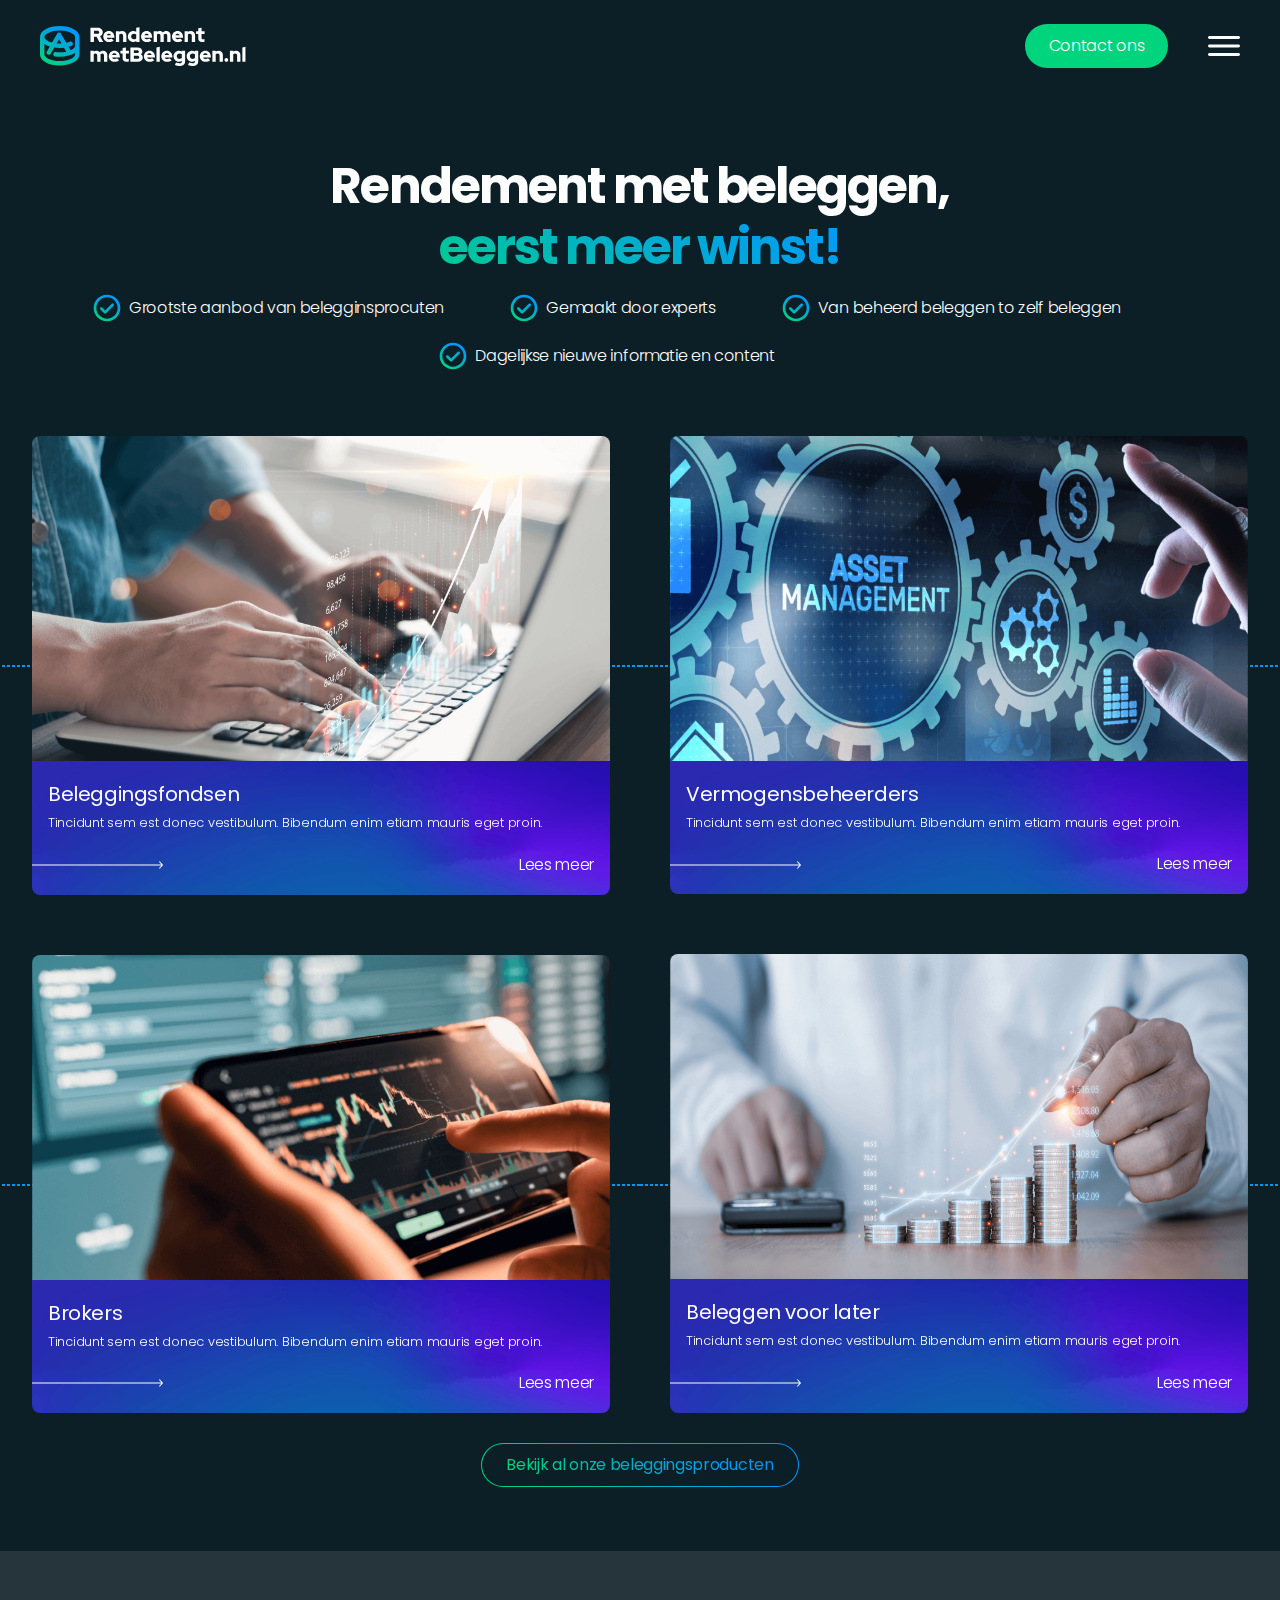
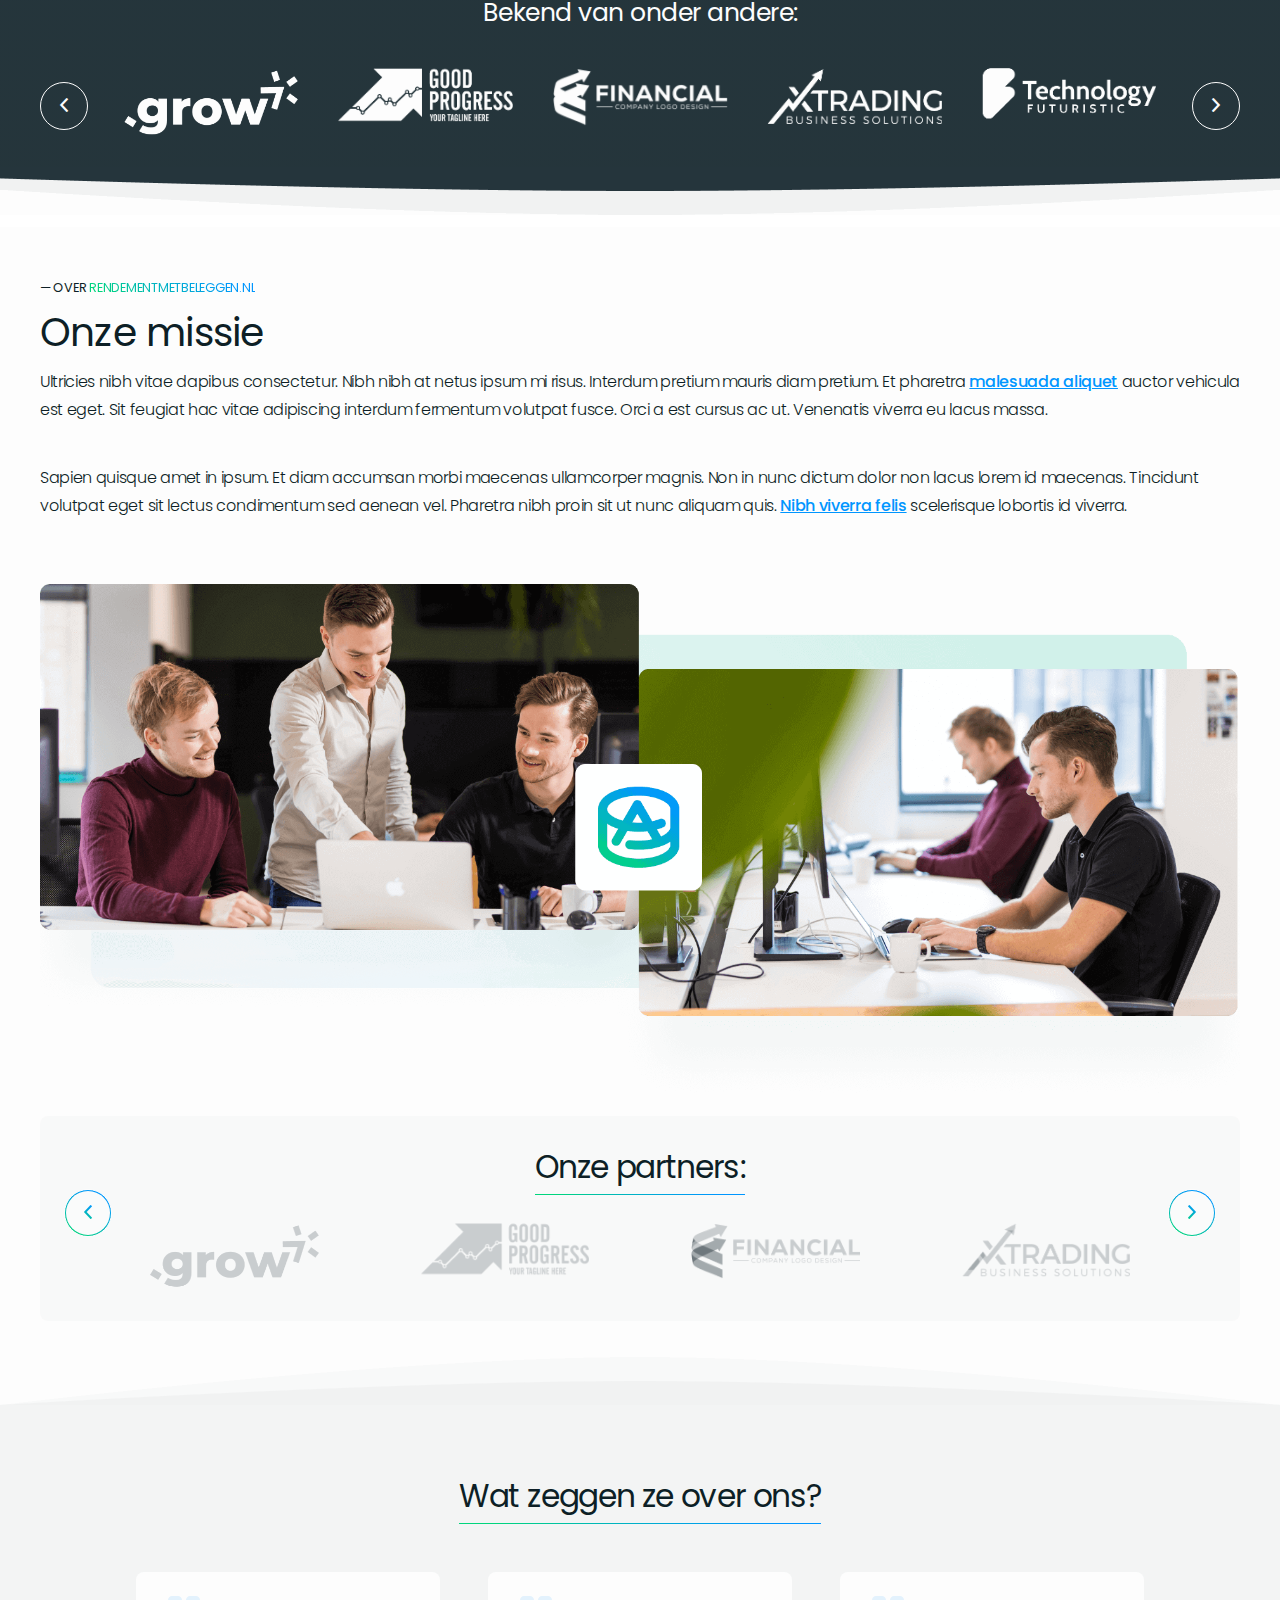
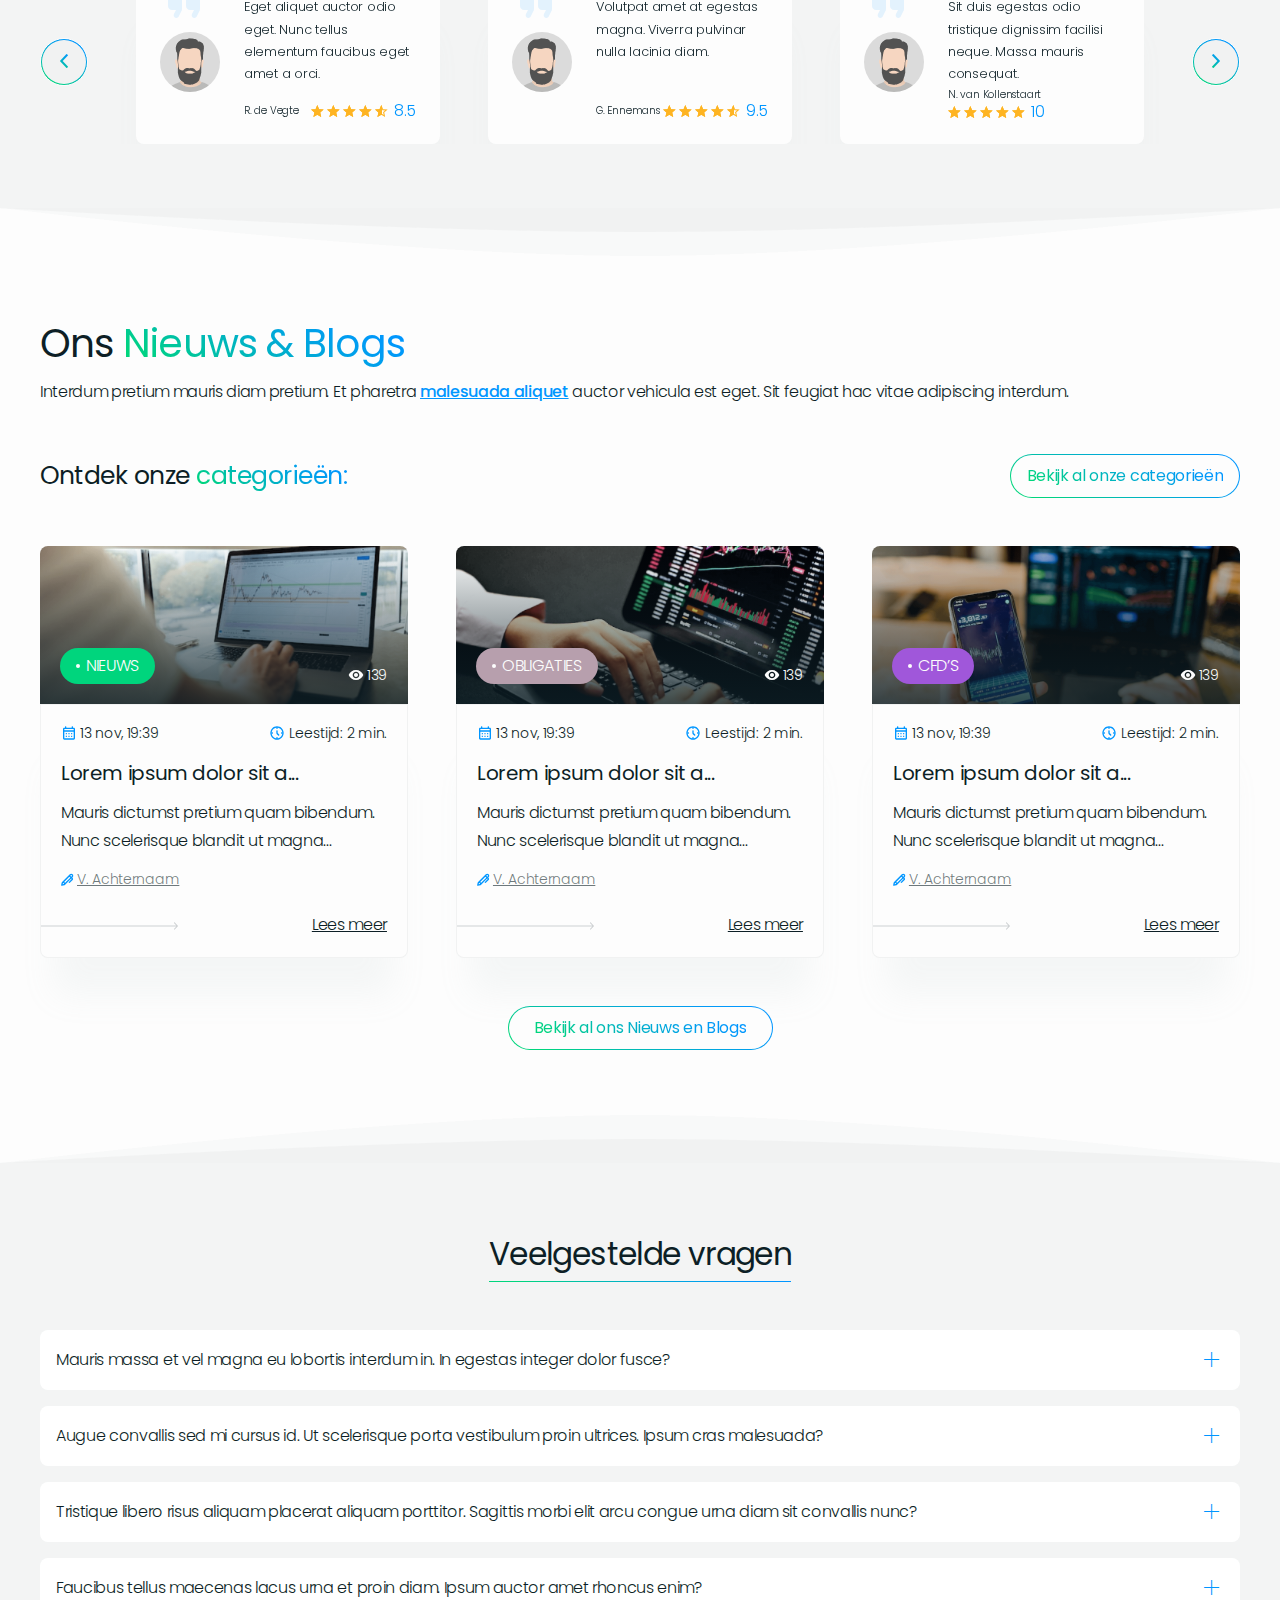
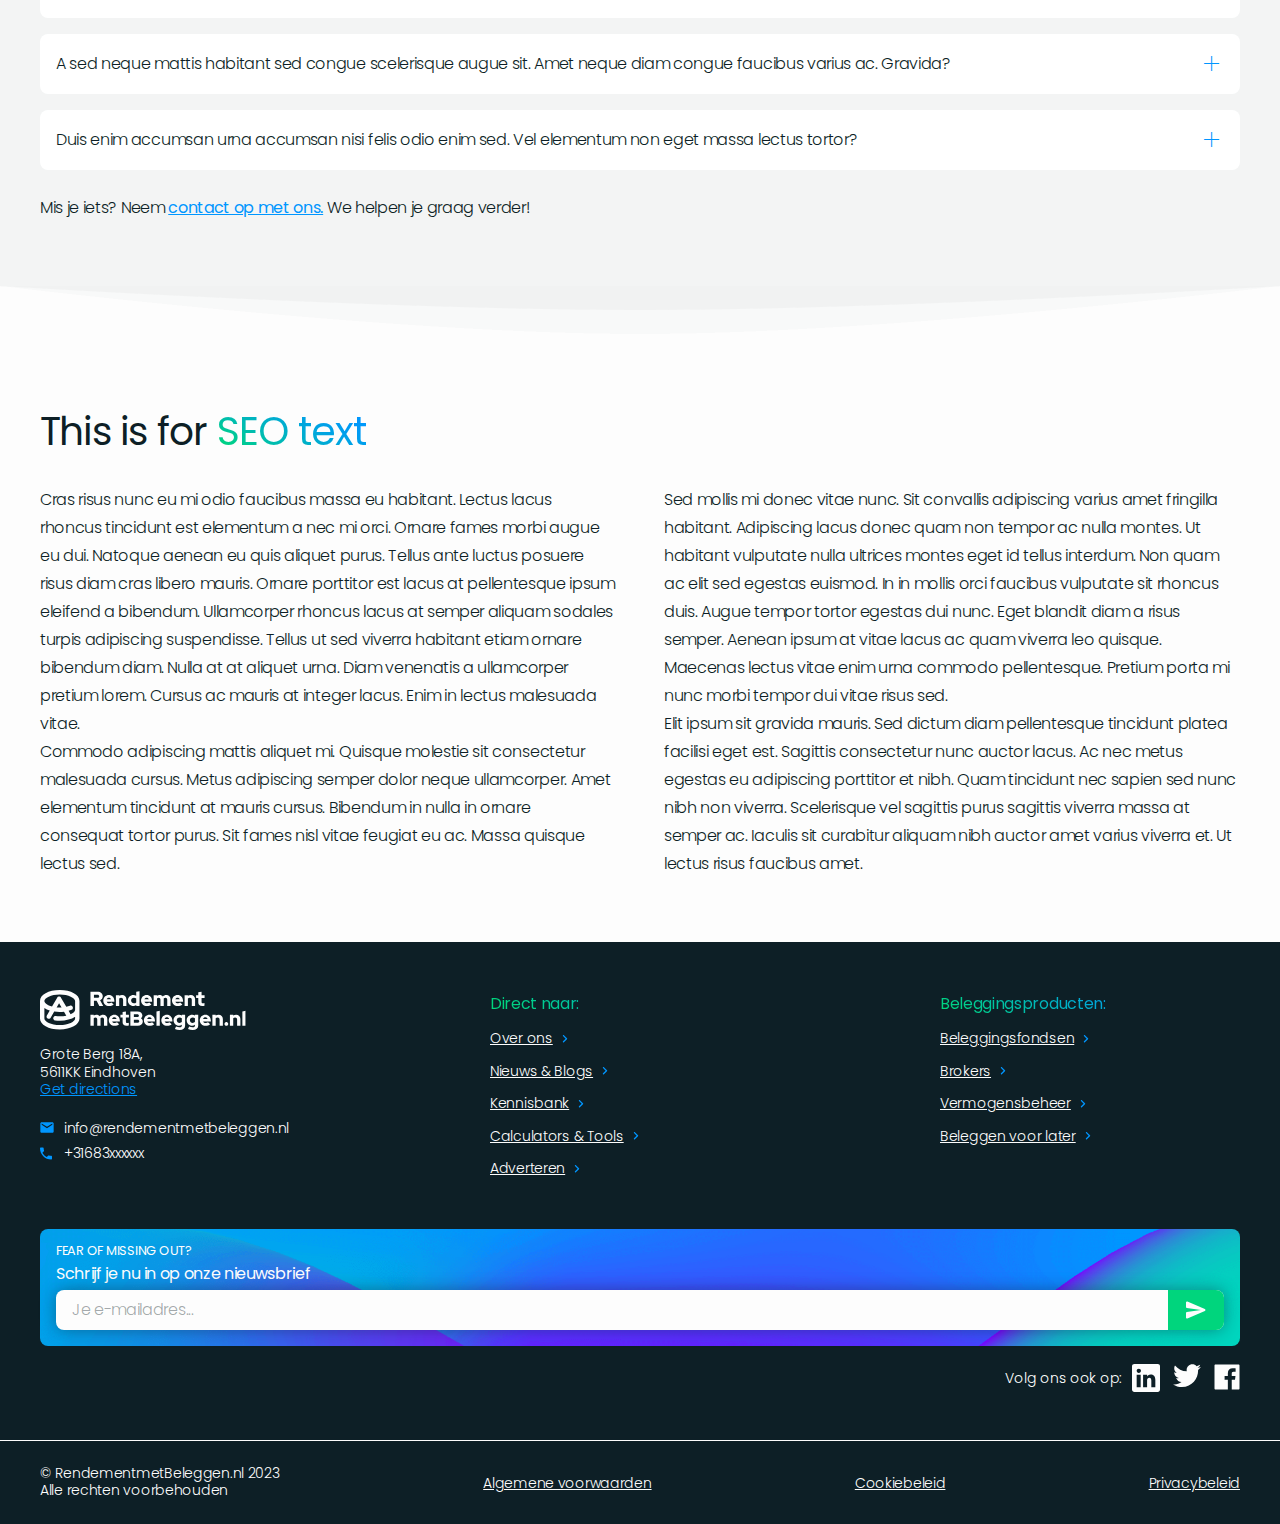
<file: index.html>
<!DOCTYPE HTML>
<html lang="">
<head>
	<meta http-equiv="Content-Type" content="text/html; charset=utf-8"/>
   	<title>Rendementmetbeleggen | Home</title>
	<meta name="viewport" content="width=device-width, initial-scale=1, maximum-scale=1, user-scalable=0"/>
    <link href="https://fonts.googleapis.com/css2?family=Poppins:wght@300;400;500;600;700&display=swap" rel="stylesheet">
    <link rel="stylesheet" href="assets/css/font-awesome.css">
    <link rel="stylesheet" href="assets/css/ionicons.min.css">
    <link type="text/css" href="assets/css/owl.carousel.css" rel="stylesheet"/>
    <link type="text/css" href="style.css" rel="stylesheet"/>
    <link type="text/css" href="assets/css/responsive.css" rel="stylesheet"/>
</head>
<body>
	<div id="wrapper"><!--strat wrapper-->
        <div class="header_container">
        	<div class="mobile_menu">
            	<div class="mobile_menu_height">
                    <div class="logo"><img src="assets/images/logo_dark.svg" alt="" /></div>
                    <button type="button" class="menu_close"><i class="fa ion-android-close"></i></button>
                    <div id="menu_holder" class="tab_menu">
                        
                        <div class="newsletter_box">
                            <div class="newsletter_search">
                                <span> Fear Of Missing Out?</span>
                                <h6>Schrijf je nu in op onze nieuwsbrief</h6>
                                <div class="search_box">
                                    <input class="search_control" type="text" placeholder="Je e-mailadres...">
                                    <button type="button" class="submit_btn"><img src="assets/images/submit_iocn.svg" alt=""> </button>
                                </div>
                            </div>

                            <div class="social_box d-flex align-center">
                                <span> Volg ons ook op:</span>

                                <ul>
                                    <li><a href="#"> <img src="assets/images/linkind_black.svg" alt=""> </a></li>
                                    <li><a href="#"> <img src="assets/images/twitter_black.svg" alt=""> </a></li>
                                    <li><a href="#"> <img src="assets/images/facebook_black.svg" alt=""> </a></li>
                                </ul>
                            </div>
                        </div>

                    </div>
                    <div class="header_button">
                        <a href="#" class="contact_btn">Contact ons</a>
                    </div>
                </div>
            </div>

            <header class="header_area">
                <div class="header center-content">
                	<div class="header_menu_box flex-nowrap align-center">
                    	<div class="logo">
                            <a href="index.html" class="general_logo"><img src="assets/images/logo.svg" alt="" /></a>
                            <a href="index.html" class="hover_logo"><img src="assets/images/logo_dark.svg" alt="" /></a>
                        </div>


                        <ul id="menu">
                        	<li class="current-page-item"><a href="#">Over ons</a></li>
                            <li class="menu-item-has-children"><a href="#">Beleggingsproducten</a>
                                <ul class="single_menu">
                                    <li><a href="#">Beleggingsfondsen</a></li>
                                    <li><a href="#">Brokers</a></li>
                                    <li><a href="#">Vermogensbeheerders</a></li>
                                    <li><a href="#">Beleggen voor later</a></li>
                                </ul>
                            </li>
                            <li><a href="#">Calculators & Tools</a></li>       
                            <li class="menu-item-has-children megamenu_parent">
                                <a href="#">Kennisbank</a>
                                    <ul class="megamenu_item">
                                        <li> 
                                            <div class="mega_menu_box d-flex">
                                               <div class="mega_menu_left">
                                                    <h5> Al het laatste nieuws en blogartikelen op één plek</h5>
                                                    <p> 
                                                    Massa sed pretium ipsum orci commodo tellus. Nisl ut congue sed feugiat massa dignissim ut vulputate pretium. Odio ut semper massa nec vestibulum. Integer dolor nulla quis sit sed ornare.</p>
                                                    <p>In vitae massa porttitor scelerisque purus ultrices quis. Eget imperdiet vitae hendrerit vel nullam nunc. Imperdiet dictum porttitor in ut consectetur hendrerit vel risus et.</p>

                                                    <div class="blog_catagory_list">
                                                        <h5>Ontdek onze thema's:</h5>
                                                        <div class="categories_list ddscover_themes">
                                                            <ul>
                                                                <li class="ddscover_item1" ><span> <img src="assets/images/dscover_icon1.svg" alt="">LOREM IPSUM DOLOR</span></li>
                                                                <li class="ddscover_item2"><span> <img src="assets/images/dscover_icon2.svg" alt="">LOREM IPSUM DOLOR</span></li>
                                                                <li class="ddscover_item3"><span> <img src="assets/images/dscover_icon3.svg" alt="">LOREM IPSUM DOLOR</span></li>
                                                                <li class="ddscover_item4"><span> <img src="assets/images/dscover_icon4.svg" alt="">LOREM IPSUM DOLOR</span></li>
                                                                <li class="ddscover_item5"><span> <img src="assets/images/dscover_icon5.svg" alt="">LOREM IPSUM DOLOR</span></li>
                                                                
                                                            </ul>
                                                        </div>
                                                    </div>
                                                    <a href="#" class="menu_all_view"> Bekijk al onze categorieën</a>
                                               </div> 
                                               <div class="megamenu_blog">
                                                   <div class="megamenu_blog_title d-flex flex-space-between">
                                                       <h4> Ons laatste nieuws en blogartikelen</h4>
                                                       <a href="#"> Lees al onze artikelen</a>
                                                   </div>
                                                   <div class="our_news_wrap ddscover_blogs d-flex flex-wrap">
                                                        <div class="our_news_item">
                                                            <div class="our_news_bg">
                                                                <div class="our_news_photo">
                                                                    <img src="assets/images/megamenu1.png" alt="">
                                                                    <span class="label_item"><img src="assets/images/dscover_icon1.svg" alt=""> LOREM IPSUM DOLOR</span>
                                                                    <small class="count">139</small>
                                                                </div>

                                                                <div class="our_news_info">
                                                                    <div class="date_item_box">
                                                                        <span class="date_item">13 nov, 19:39 </span>
                                                                        <span class="time_item">Leestijd: 2 min.</span>
                                                                    </div>
                                                                    <h4> <a href="#">Lorem ipsum dolor sit amet consectetur a...</a></h4>
                                                                    <p> Mauris dictumst pretium quam bibendum. Nunc scelerisque blandit ut magna sit sollicitudin. Donec dictum...</p>
                                                                    <div class="surname">
                                                                        <a href="#">V. Achternaam</a>
                                                                    </div>
                                                                    <div class="news_less_btn">
                                                                        <a href="#">Lees meer</a>
                                                                    </div>
                                                                </div>
                                                            </div>
                                                        </div>

                                                        <div class="our_news_item">
                                                            <div class="our_news_bg">
                                                                <div class="our_news_photo">
                                                                    <img src="assets/images/megamenu5.png" alt="">
                                                                    <span class="label_item"><img src="assets/images/dscover_icon2.svg" alt=""> LOREM IPSUM DOLOR</span>
                                                                    <small class="count">139</small>
                                                                </div>

                                                                <div class="our_news_info">
                                                                    <div class="date_item_box">
                                                                        <span class="date_item">13 nov, 19:39 </span>
                                                                        <span class="time_item">Leestijd: 2 min.</span>
                                                                    </div>
                                                                    <h4> <a href="#">Lorem ipsum dolor sit amet consectetur a...</a></h4>
                                                                    <p> Mauris dictumst pretium quam bibendum. Nunc scelerisque blandit ut magna sit sollicitudin. Donec dictum...</p>
                                                                    <div class="surname">
                                                                        <a href="#">V. Achternaam</a>
                                                                    </div>
                                                                    <div class="news_less_btn">
                                                                        <a href="#">Lees meer</a>
                                                                    </div>
                                                                </div>
                                                            </div>
                                                        </div>

                                                        <div class="our_news_item  our_news_item3">
                                                            <div class="our_news_bg">
                                                                <div class="our_news_photo">
                                                                    <img src="assets/images/megamenu6.png" alt="">
                                                                    <span class="label_item"><img src="assets/images/dscover_icon3.svg" alt=""> LOREM IPSUM DOLOR</span>
                                                                    <small class="count">139</small>
                                                                </div>

                                                                <div class="our_news_info">
                                                                    <div class="date_item_box">
                                                                        <span class="date_item">13 nov, 19:39 </span>
                                                                        <span class="time_item">Leestijd: 2 min.</span>
                                                                    </div>
                                                                    <h4> <a href="#">Lorem ipsum dolor sit amet consectetur a...</a></h4>
                                                                    <p>Mauris dictumst pretium quam bibendum. Nunc scelerisque blandit ut magna sit sollicitudin. Donec dictum...</p>
                                                                    <div class="surname">
                                                                        <a href="#">V. Achternaam</a>
                                                                    </div>
                                                                    <div class="news_less_btn">
                                                                        <a href="#">Lees meer</a>
                                                                    </div>
                                                                </div>
                                                            </div>
                                                        </div>

                                                        <div class="our_news_item our_news_item4">
                                                            <div class="our_news_bg">
                                                                <div class="our_news_photo">
                                                                    <img src="assets/images/megamenu7.png" alt="">
                                                                    <span class="label_item"><img src="assets/images/dscover_icon4.svg" alt=""> LOREM IPSUM DOLOR</span>
                                                                    <small class="count">139</small>
                                                                </div>

                                                                <div class="our_news_info">
                                                                    <div class="date_item_box">
                                                                        <span class="date_item">13 nov, 19:39 </span>
                                                                        <span class="time_item">Leestijd: 2 min.</span>
                                                                    </div>
                                                                    <h4> <a href="#">Lorem ipsum dolor sit amet consectetur a...</a></h4>
                                                                    <p> Mauris dictumst pretium quam bibendum. Nunc scelerisque blandit ut magna sit sollicitudin. Donec dictum...</p>
                                                                    <div class="surname">
                                                                        <a href="#">V. Achternaam</a>
                                                                    </div>
                                                                    <div class="news_less_btn">
                                                                        <a href="#">Lees meer</a>
                                                                    </div>
                                                                </div>
                                                            </div>
                                                        </div>
                                                    </div>
                                                </div>
                                            </div>
                                            
                                        </li>
                                    </ul>
                            </li> 

                            <li class="menu-item-has-children megamenu_parent">
                                <a href="#">Nieuws</a>
                                <ul class="megamenu_item">
                                        <li> 
                                            <div class="mega_menu_box d-flex">
                                               <div class="mega_menu_left">
                                                    <h5> Al het laatste nieuws en blogartikelen op één plek</h5>
                                                    <p> 
                                                    Massa sed pretium ipsum orci commodo tellus. Nisl ut congue sed feugiat massa dignissim ut vulputate pretium. Odio ut semper massa nec vestibulum. Integer dolor nulla quis sit sed ornare.</p>
                                                    <p>In vitae massa porttitor scelerisque purus ultrices quis. Eget imperdiet vitae hendrerit vel nullam nunc. Imperdiet dictum porttitor in ut consectetur hendrerit vel risus et.</p>

                                                    <div class="blog_catagory_list">
                                                        <h5>Ontdek onze categorieën:</h5>
                                                        <div class="categories_list">
                                                            <ul>
                                                                <li class="megha_list1"><span>NIEUWS</span></li>
                                                                <li class="megha_list2"><span style="background:#0096FF">Aandelen</span></li>
                                                                <li class="megha_list3"><span style="background:#9DA4A7">Algemeen</span></li>
                                                                <li class="megha_list4"><span style="background:#16BF3B">beleggingsfondsen</span></li>
                                                                <li class="megha_list5"><span style="background:#A057DA">cfd’s</span></li>
                                                                <li class="megha_list6"><span  style="background:#360568">cryptocurrency</span></li>
                                                                <li class="megha_list7"><span  style="background:#FFC145">ETF’S (TRACKERS)</span></li>
                                                                <li class="megha_list8"><span  style="background:#FF6B6C">FOREX</span></li>
                                                                <li class="megha_list9"><span  style="background:#1E3231">GRONDSTOFFEN</span></li>
                                                                <li class="megha_list10" ><span style="background:#B79FAD">obligaties</span></li>
                                                            </ul>
                                                        </div>
                                                    </div>
                                                    <a href="#" class="menu_all_view"> Bekijk al onze categorieën</a>
                                               </div> 
                                               <div class="megamenu_blog">
                                                   <div class="megamenu_blog_title d-flex flex-space-between">
                                                       <h4> Ons laatste nieuws en blogartikelen</h4>
                                                       <a href="#"> Lees al onze artikelen</a>
                                                   </div>
                                                   <div class="our_news_wrap d-flex flex-wrap">
                                                        <div class="our_news_item">
                                                            <div class="our_news_bg">
                                                                <div class="our_news_photo">
                                                                    <img src="assets/images/megamenu1.png" alt="">
                                                                    <span class="label_item"> <a href="javascript:void(#)">NIEUWS</a> </span>
                                                                    <small class="count">139</small>
                                                                </div>

                                                                <div class="our_news_info">
                                                                    <div class="date_item_box">
                                                                        <span class="date_item">13 nov, 19:39 </span>
                                                                        <span class="time_item">Leestijd: 2 min.</span>
                                                                    </div>
                                                                    <h4> <a href="#">Lorem ipsum dolor sit amet consectetur a...</a></h4>
                                                                    <p> Mauris dictumst pretium quam bibendum. Nunc scelerisque blandit ut magna sit sollicitudin. Donec dictum...</p>
                                                                    <div class="surname">
                                                                        <a href="#">V. Achternaam</a>
                                                                    </div>
                                                                    <div class="news_less_btn">
                                                                        <a href="#">Lees meer</a>
                                                                    </div>
                                                                </div>
                                                            </div>
                                                        </div>

                                                        <div class="our_news_item">
                                                            <div class="our_news_bg">
                                                                <div class="our_news_photo">
                                                                    <img src="assets/images/megamenu2.png" alt="">
                                                                    <span class="label_item" style="background:#B79FAD">
                                                                        <a href="javascript:void(0)">obligaties </a>
                                                                    </span>
                                                                    <small class="count">139</small>
                                                                </div>

                                                                <div class="our_news_info">
                                                                    <div class="date_item_box">
                                                                        <span class="date_item">13 nov, 19:39 </span>
                                                                        <span class="time_item">Leestijd: 2 min.</span>
                                                                    </div>
                                                                    <h4> <a href="#">Lorem ipsum dolor sit amet consectetur a...</a></h4>
                                                                    <p> Mauris dictumst pretium quam bibendum. Nunc scelerisque blandit ut magna sit sollicitudin. Donec dictum...</p>
                                                                    <div class="surname">
                                                                        <a href="#">V. Achternaam</a>
                                                                    </div>
                                                                    <div class="news_less_btn">
                                                                        <a href="#">Lees meer</a>
                                                                    </div>
                                                                </div>
                                                            </div>
                                                        </div>

                                                        <div class="our_news_item  our_news_item3">
                                                            <div class="our_news_bg">
                                                                <div class="our_news_photo">
                                                                    <img src="assets/images/megamenu3.png" alt="">
                                                                    <span class="label_item" style="background:#A057DA"> <a href="javascript:void(0)">cfd’s</a> </span>
                                                                    <small class="count">139</small>
                                                                </div>

                                                                <div class="our_news_info">
                                                                    <div class="date_item_box">
                                                                        <span class="date_item">13 nov, 19:39 </span>
                                                                        <span class="time_item">Leestijd: 2 min.</span>
                                                                    </div>
                                                                    <h4> <a href="#">Lorem ipsum dolor sit amet consectetur a...</a></h4>
                                                                    <p>Mauris dictumst pretium quam bibendum. Nunc scelerisque blandit ut magna sit sollicitudin. Donec dictum...</p>
                                                                    <div class="surname">
                                                                        <a href="#">V. Achternaam</a>
                                                                    </div>
                                                                    <div class="news_less_btn">
                                                                        <a href="#">Lees meer</a>
                                                                    </div>
                                                                </div>
                                                            </div>
                                                        </div>

                                                        <div class="our_news_item our_news_item4">
                                                            <div class="our_news_bg">
                                                                <div class="our_news_photo">
                                                                    <img src="assets/images/megamenu4.png" alt="">
                                                                    <span class="label_item" style="background:#9DA4A7">
                                                                        <a href="javascript:void(0)">Algemeen </a></span>
                                                                    <small class="count">139</small>
                                                                </div>

                                                                <div class="our_news_info">
                                                                    <div class="date_item_box">
                                                                        <span class="date_item">13 nov, 19:39 </span>
                                                                        <span class="time_item">Leestijd: 2 min.</span>
                                                                    </div>
                                                                    <h4> <a href="#">Lorem ipsum dolor sit amet consectetur a...</a></h4>
                                                                    <p> Mauris dictumst pretium quam bibendum. Nunc scelerisque blandit ut magna sit sollicitudin. Donec dictum...</p>
                                                                    <div class="surname">
                                                                        <a href="#">V. Achternaam</a>
                                                                    </div>
                                                                    <div class="news_less_btn">
                                                                        <a href="#">Lees meer</a>
                                                                    </div>
                                                                </div>
                                                            </div>
                                                        </div>
                                                    </div>
                                                </div>
                                            </div>
                                            
                                        </li>
                                    </ul>
                            </li>   
                            <li><a href="#">Adverteren</a></li> 
                        </ul>


                    </div>
                    <div class="header_right">
                        <div class="header_button flex-nowrap">
                            <a href="#" class="contact_btn">Contact ons</a>
                        </div>
                     
                        <div class="menu_bar">
                            <div class="genter_menu">
                               <img src="assets/images/pajamas_hamburger.svg" alt="">       
                            </div>
                            <div class="hover_menu">
                               <img src="assets/images/pajamas_hamburger_green.svg" alt="">       
                            </div>
                        </div>
                    </div>
                </div>
            </header>
        </div>


        <!-- hero area start -->

        <div class="banner_area">
            <div class="banner_content center-content"> 
                <div class="banner_title">
                    <h1> Rendement met beleggen,<span>eerst meer winst!</span> </h1>
                </div>

                <div class="banner_tag_list banner_tag_view">
                    <ul>
                        <li> Grootste aanbod van belegginsprocuten</li>
                        <li> Gemaakt door experts</li>
                        <li> Van beheerd beleggen to zelf beleggen</li>
                        <li> Dagelijkse nieuwe informatie en content</li>
                    </ul>
                </div>

                <div class="banner_slider_box desktop_and_mobile_view">
                    <div class="banner_slider owl-carousel">
                        <div class="banner_slid_item">
                            <div class="banner_slid_bg">
                                <div class="banner_slid_photo">
                                    <img src="assets/images/placeholder_image_service1.png" alt="">
                                </div>
                                <div class="banner_slid_info">
                                    <div class="banner_slid_info_top">
                                        <h5>Beleggingsfondsen</h5>
                                        <p> Tincidunt sem est donec vestibulum. Bibendum enim etiam mauris eget proin.</p>
                                    </div>
                                    <div class="bottm_less_btn">
                                        <a href="#">Lees meer</a>
                                    </div>
                                </div>
                            </div>
                        </div>


                        <div class="banner_slid_item">
                            <div class="banner_slid_bg">
                                <div class="banner_slid_photo">
                                    <img src="assets/images/placeholder_image_service2.png" alt="">
                                </div>
                                <div class="banner_slid_info">
                                    <div class="banner_slid_info_top">
                                        <h5>Brokers</h5>
                                        <p> Tincidunt sem est donec vestibulum. Bibendum enim etiam mauris eget proin.</p>
                                    </div>
                                    <div class="bottm_less_btn">
                                        <a href="#">Lees meer</a>
                                    </div>
                                </div>
                            </div>
                        </div>

                        <div class="banner_slid_item">
                            <div class="banner_slid_bg">
                                <div class="banner_slid_photo">
                                    <img src="assets/images/placeholder_image_service3.png" alt="">
                                </div>
                                <div class="banner_slid_info">
                                    <div class="banner_slid_info_top">
                                        <h5>Vermogensbeheerders</h5>
                                        <p> Tincidunt sem est donec vestibulum. Bibendum enim etiam mauris eget proin.</p>
                                    </div>
                                    <div class="bottm_less_btn">
                                        <a href="#">Lees meer</a>
                                    </div>
                                </div>
                            </div>
                        </div>

                        <div class="banner_slid_item">
                            <div class="banner_slid_bg">
                                <div class="banner_slid_photo">
                                    <img src="assets/images/placeholder_image_service4.png" alt="">
                                </div>
                                <div class="banner_slid_info">
                                    <div class="banner_slid_info_top">
                                        <h5>Beleggen voor later</h5>
                                        <p> Tincidunt sem est donec vestibulum. Bibendum enim etiam mauris eget proin.</p>
                                    </div>
                                    <div class="bottm_less_btn">
                                        <a href="#">Lees meer</a>
                                    </div>
                                </div>
                            </div>
                        </div>

                        <div class="banner_slid_item">
                            <div class="banner_slid_bg">
                                <div class="banner_slid_photo">
                                    <img src="assets/images/placeholder_image_service4.png" alt="">
                                </div>
                                <div class="banner_slid_info">
                                    <div class="banner_slid_info_top">
                                        <h5>Beleggen voor later</h5>
                                        <p> Tincidunt sem est donec vestibulum. Bibendum enim etiam mauris eget proin.</p>
                                    </div>
                                    <div class="bottm_less_btn">
                                        <a href="#">Lees meer</a>
                                    </div>
                                </div>
                            </div>
                        </div>

                        <div class="banner_slid_item">
                            <div class="banner_slid_bg">
                                <div class="banner_slid_photo">
                                    <img src="assets/images/placeholder_image_service3.png" alt="">
                                </div>
                                <div class="banner_slid_info">
                                    <div class="banner_slid_info_top">
                                        <h5>Vermogensbeheerders</h5>
                                        <p> Tincidunt sem est donec vestibulum. Bibendum enim etiam mauris eget proin.</p>
                                    </div>
                                    <div class="bottm_less_btn">
                                        <a href="#">Lees meer</a>
                                    </div>
                                </div>
                            </div>
                        </div>
                    </div>
                </div>
                 
                <div class="hero_item_tab_view">
                    <div class="hero_item_wrap owl-carousel">
                        <div class="hero_item_slider_item">
                            <div class="banner_slid_item">
                                <div class="banner_slid_bg">
                                    <div class="banner_slid_photo">
                                        <div class="up_to_tab_view">
                                           <img src="assets/images/placeholder_image_service1.png" alt="">
                                        </div>
                                        <div class="only_sm_view">
                                           <img src="assets/images/placeholder_image_service1_mb.png" alt="">
                                        </div>
                                    </div>
                                    <div class="banner_slid_info">
                                        <div class="banner_slid_info_top">
                                            <h5>Beleggingsfondsen</h5>
                                            <p> Tincidunt sem est donec vestibulum. Bibendum enim etiam mauris eget proin.</p>
                                        </div>
                                        <div class="bottm_less_btn">
                                            <a href="#">Lees meer</a>
                                        </div>
                                    </div>
                                </div>
                            </div>

                            <div class="banner_slid_item">
                                <div class="banner_slid_bg">
                                    <div class="banner_slid_photo">
                                        <div class="up_to_tab_view">
                                           <img src="assets/images/placeholder_image_service2.png" alt="">
                                        </div>
                                        <div class="only_sm_view">
                                           <img src="assets/images/placeholder_image_service2_mb.png" alt="">
                                        </div>
                                    </div>
                                    <div class="banner_slid_info">
                                        <div class="banner_slid_info_top">
                                            <h5>Brokers</h5>
                                            <p> Tincidunt sem est donec vestibulum. Bibendum enim etiam mauris eget proin.</p>
                                        </div>
                                        <div class="bottm_less_btn">
                                            <a href="#">Lees meer</a>
                                        </div>
                                    </div>
                                </div>
                            </div>
                        </div>
                        
                        <div class="hero_item_slider_item">
                            <div class="banner_slid_item">
                                <div class="banner_slid_bg">
                                    <div class="banner_slid_photo">
                                        <div class="up_to_tab_view">
                                           <img src="assets/images/placeholder_image_service3.png" alt="">
                                        </div>
                                        <div class="only_sm_view">
                                           <img src="assets/images/placeholder_image_service3_mb.png" alt="">
                                        </div>
                                    </div>
                                    <div class="banner_slid_info">
                                        <div class="banner_slid_info_top">
                                            <h5>Vermogensbeheerders</h5>
                                            <p> Tincidunt sem est donec vestibulum. Bibendum enim etiam mauris eget proin.</p>
                                        </div>
                                        <div class="bottm_less_btn">
                                            <a href="#">Lees meer</a>
                                        </div>
                                    </div>
                                </div>
                            </div>

                            <div class="banner_slid_item">
                                <div class="banner_slid_bg">
                                    <div class="banner_slid_photo">
                                        <div class="up_to_tab_view">
                                           <img src="assets/images/placeholder_image_service4.png" alt="">
                                        </div>
                                        <div class="only_sm_view">
                                           <img src="assets/images/placeholder_image_service4_mb.png" alt="">
                                        </div>
                                    </div>
                                    <div class="banner_slid_info">
                                        <div class="banner_slid_info_top">
                                            <h5>Beleggen voor later</h5>
                                            <p> Tincidunt sem est donec vestibulum. Bibendum enim etiam mauris eget proin.</p>
                                        </div>
                                        <div class="bottm_less_btn">
                                            <a href="#">Lees meer</a>
                                        </div>
                                    </div>
                                </div>
                            </div>
                        </div>

                        <div class="hero_item_slider_item">
                            <div class="banner_slid_item">
                                <div class="banner_slid_bg">
                                    <div class="banner_slid_photo">
                                        <div class="up_to_tab_view">
                                           <img src="assets/images/placeholder_image_service3.png" alt="">
                                        </div>
                                        <div class="only_sm_view">
                                           <img src="assets/images/placeholder_image_service3_mb.png" alt="">
                                        </div>
                                    </div>
                                    <div class="banner_slid_info">
                                        <div class="banner_slid_info_top">
                                            <h5>Vermogensbeheerders</h5>
                                            <p> Tincidunt sem est donec vestibulum. Bibendum enim etiam mauris eget proin.</p>
                                        </div>
                                        <div class="bottm_less_btn">
                                            <a href="#">Lees meer</a>
                                        </div>
                                    </div>
                                </div>
                            </div>

                            <div class="banner_slid_item">
                                <div class="banner_slid_bg">
                                    <div class="banner_slid_photo">
                                        <div class="up_to_tab_view">
                                           <img src="assets/images/placeholder_image_service4.png" alt="">
                                        </div>
                                        <div class="only_sm_view">
                                           <img src="assets/images/placeholder_image_service4_mb.png" alt="">
                                        </div>
                                    </div>
                                    <div class="banner_slid_info">
                                        <div class="banner_slid_info_top">
                                            <h5>Beleggen voor later</h5>
                                            <p> Tincidunt sem est donec vestibulum. Bibendum enim etiam mauris eget proin.</p>
                                        </div>
                                        <div class="bottm_less_btn">
                                            <a href="#">Lees meer</a>
                                        </div>
                                    </div>
                                </div>
                            </div>
                        </div>
                        
                    </div>
                </div>

                <div class="view_all_btn">
                    <a href="#" class="view_btn"> <span>Bekijk al onze beleggingsproducten</span></a>
                </div>

                <div class="banner_tag_list banner_tag_view2">
                    <ul>
                        <li> Grootste aanbod van belegginsprocuten</li>
                        <li> Gemaakt door experts</li>
                        <li> Van beheerd beleggen to zelf beleggen</li>
                        <li> Dagelijkse nieuwe informatie en content</li>
                    </ul>
                </div>

            </div>
        </div>

        <!-- hero area end -->

        <!-- partners slider start-->
            <div class="partners_slider_area">
                <div class="partner_slider_content center-content">
                    <h4>Bekend van onder andere:</h4>

                    <div class="partner_slider_wrap">
                        <div class="partner_slider owl-carousel">
                            <div class="partner_item">
                                <img src="assets/images/partner_logo1.png" alt="">
                            </div>
                             <div class="partner_item">
                                <img src="assets/images/partner_logo2.png" alt="">
                            </div> 
                            <div class="partner_item">
                                <img src="assets/images/partner_logo3.png" alt="">
                            </div>

                             <div class="partner_item">
                                <img src="assets/images/partner_logo4.png" alt="">
                            </div>
                            <div class="partner_item">
                                <img src="assets/images/partner_logo5.png" alt="">
                            </div>
                            <div class="partner_item">
                                <img src="assets/images/partner_logo6.png" alt="">
                            </div>

                            <div class="partner_item">
                                <img src="assets/images/partner_logo3.png" alt="">
                            </div>

                             <div class="partner_item">
                                <img src="assets/images/partner_logo4.png" alt="">
                            </div>
                        </div>
                    </div>
                </div>
            </div>
        <!-- partners slider end-->

        <!-- abouts us area start -->
        <div class="abouts_us_area">
            <div class="about_us_contnet center-content">
                <div class="our_mission_box d-flex">
                   <div class="our_mission_info">
                       <h6> — Over <span> RendementmetBeleggen.nl </span></h6>
                       <h2> Onze missie</h2>
                       <p> Ultricies nibh vitae dapibus consectetur. Nibh nibh at netus ipsum mi risus. Interdum pretium mauris diam pretium. Et pharetra <a href="#">malesuada aliquet</a>  auctor vehicula est eget. Sit feugiat hac vitae adipiscing interdum fermentum volutpat fusce. Orci a est cursus ac ut. Venenatis viverra eu lacus massa.</p>

                       <p> Sapien quisque amet in ipsum. Et diam accumsan morbi maecenas ullamcorper magnis. Non in nunc dictum dolor non lacus lorem id maecenas. Tincidunt volutpat eget sit lectus condimentum sed aenean vel. Pharetra nibh proin sit ut nunc aliquam quis. <a href="#">Nibh viverra felis</a> scelerisque lobortis id viverra.</p>
                   </div> 
                   <div class="our_mission_photo">

                    <div class="only_laptop_upper">
                        <a href="#">
                             <img src="assets/images/about_img.png" alt="">
                        </a>
                    </div>

                    <div class="only_tab_upper">
                        <a href="#">
                             <img src="assets/images/about_img2.png" alt="">
                        </a>
                    </div>

                    <div class="only_phone_upper">
                        <a href="#">
                             <img src="assets/images/about_img3.png" alt="">
                        </a>
                    </div>
                    <div class="only_sm_view">
                        <a href="#">
                             <img src="assets/images/about_img4.png" alt="">
                        </a>
                    </div>
                       
                      
                   </div>
                </div> 

                <div class="our_partners_box">
                    <div class="commn_title">
                        <h2> Onze partners:</h2>
                    </div>
                    <div class="our_partner_wrap">
                        <div class="our_partner_box owl-carousel">
                            <div class="our_partner_item">
                                <img src="assets/images/partner_logo_gray1.png" alt="">
                            </div>

                            <div class="our_partner_item">
                                <img src="assets/images/partner_logo_gray2.png" alt="">
                            </div>

                            <div class="our_partner_item">
                                <img src="assets/images/partner_logo_gray3.png" alt="">
                            </div>

                             <div class="our_partner_item">
                                <img src="assets/images/partner_logo_gray4.png" alt="">
                            </div>

                             <div class="our_partner_item">
                                <img src="assets/images/partner_logo_gray5.png" alt="">
                            </div>

                            <div class="our_partner_item">
                                <img src="assets/images/partner_logo_gray1.png" alt="">
                            </div>
                        </div>
                    </div>
                </div>
            </div>
        </div>
        <!-- abouts us area end -->


        <!-- testimonials_area start -->
        <div class="testimonials_area">
            <div class="testimonials_content">
                <div class="commn_title">
                    <h2> Wat zeggen ze over ons?</h2>
                </div>

                <div class="testimonials_slider_box">
                    <div class="testimonials_slider owl-carousel">
                        <div class="testimonials_item">
                            <div class="testimonials_bg">
                                <div class="testimonials_box d-flex flex-nowrap">
                                     <div class="author_photo">
                                         <div class="qute_logo">
                                             <img src="assets/images/quote.svg" alt="">
                                         </div>
                                         <div class="person_logo">
                                             <img src="assets/images/person1.png" alt="">
                                         </div>
                                     </div>
                                     <div class="author_info">
                                         <p> Eget aliquet auctor odio eget. Nunc tellus elementum faucibus eget amet a orci.</p>
                                         <div class="author_rating_box d-flex flex-space-between">
                                             <span>R. de Vegte</span>
                                             <div class="star_box_wrap flex-nowrap align-center">
                                                <div class="feedback_star">
                                                    <div class="star_box flex-nowrap">
                                                        <i class="fa ion-android-star-outline"></i>
                                                        <i class="fa ion-android-star-outline"></i>
                                                        <i class="fa ion-android-star-outline"></i>
                                                        <i class="fa ion-android-star-outline"></i>
                                                        <i class="fa ion-android-star-outline"></i>
                                                        <div class="star_box star_box_inner flex-nowrap" style="width:89%">
                                                            <div class="star_box_hover flex-nowrap">
                                                                <i class="fa ion-android-star"></i>
                                                                <i class="fa ion-android-star"></i>
                                                                <i class="fa ion-android-star"></i>
                                                                <i class="fa ion-android-star"></i>
                                                                <i class="fa ion-android-star"></i>
                                                            </div>
                                                        </div>
                                                    </div>
                                                </div>
                                                <span>8.5</span>
                                              </div>
                                         </div>
                                     </div>
                                </div>
                            </div>
                        </div>

                        <div class="testimonials_item">
                            <div class="testimonials_bg">
                                <div class="testimonials_box d-flex flex-nowrap">
                                     <div class="author_photo">
                                         <div class="qute_logo">
                                             <img src="assets/images/quote.svg" alt="">
                                         </div>
                                         <div class="person_logo">
                                             <img src="assets/images/person1.png" alt="">
                                         </div>
                                     </div>
                                     <div class="author_info">
                                         <p> Volutpat amet at egestas magna. Viverra pulvinar nulla lacinia diam.</p>
                                         <div class="author_rating_box d-flex flex-space-between">
                                             <span>G. Ennemans</span>
                                             <div class="star_box_wrap flex-nowrap align-center">
                                                <div class="feedback_star">
                                                    <div class="star_box flex-nowrap">
                                                        <i class="fa ion-android-star-outline"></i>
                                                        <i class="fa ion-android-star-outline"></i>
                                                        <i class="fa ion-android-star-outline"></i>
                                                        <i class="fa ion-android-star-outline"></i>
                                                        <i class="fa ion-android-star-outline"></i>
                                                        <div class="star_box star_box_inner flex-nowrap" style="width:89%">
                                                            <div class="star_box_hover flex-nowrap">
                                                                <i class="fa ion-android-star"></i>
                                                                <i class="fa ion-android-star"></i>
                                                                <i class="fa ion-android-star"></i>
                                                                <i class="fa ion-android-star"></i>
                                                                <i class="fa ion-android-star"></i>
                                                            </div>
                                                        </div>
                                                    </div>
                                                </div>
                                                <span>9.5</span>
                                              </div>
                                         </div>
                                     </div>
                                </div>
                            </div>
                        </div>

                        <div class="testimonials_item">
                            <div class="testimonials_bg">
                                <div class="testimonials_box d-flex flex-nowrap">
                                     <div class="author_photo">
                                         <div class="qute_logo">
                                             <img src="assets/images/quote.svg" alt="">
                                         </div>
                                         <div class="person_logo">
                                             <img src="assets/images/person1.png" alt="">
                                         </div>
                                     </div>
                                     <div class="author_info">
                                         <p>Sit duis egestas odio tristique dignissim facilisi neque. Massa mauris consequat.</p>
                                         <div class="author_rating_box d-flex flex-space-between">
                                             <span>N. van Kollenstaart</span>
                                             <div class="star_box_wrap flex-nowrap align-center">
                                                <div class="feedback_star">
                                                    <div class="star_box flex-nowrap">
                                                        <i class="fa ion-android-star-outline"></i>
                                                        <i class="fa ion-android-star-outline"></i>
                                                        <i class="fa ion-android-star-outline"></i>
                                                        <i class="fa ion-android-star-outline"></i>
                                                        <i class="fa ion-android-star-outline"></i>
                                                        <div class="star_box star_box_inner flex-nowrap" style="width:100%">
                                                            <div class="star_box_hover flex-nowrap">
                                                                <i class="fa ion-android-star"></i>
                                                                <i class="fa ion-android-star"></i>
                                                                <i class="fa ion-android-star"></i>
                                                                <i class="fa ion-android-star"></i>
                                                                <i class="fa ion-android-star"></i>
                                                            </div>
                                                        </div>
                                                    </div>
                                                </div>
                                                <span>10</span>
                                              </div>
                                         </div>
                                     </div>
                                </div>
                            </div>
                        </div>

                        <div class="testimonials_item">
                            <div class="testimonials_bg">
                                <div class="testimonials_box d-flex flex-nowrap">
                                     <div class="author_photo">
                                         <div class="qute_logo">
                                             <img src="assets/images/quote.svg" alt="">
                                         </div>
                                         <div class="person_logo">
                                             <img src="assets/images/person1.png" alt="">
                                         </div>
                                     </div>
                                     <div class="author_info">
                                         <p>Pulvinar sagittis dictum enim pharetra gravida ac ullamcorper nulla. Cras.</p>
                                         <div class="author_rating_box d-flex flex-space-between">
                                             <span>A. J. Holleboom</span>
                                             <div class="star_box_wrap flex-nowrap align-center">
                                                <div class="feedback_star">
                                                    <div class="star_box flex-nowrap">
                                                        <i class="fa ion-android-star-outline"></i>
                                                        <i class="fa ion-android-star-outline"></i>
                                                        <i class="fa ion-android-star-outline"></i>
                                                        <i class="fa ion-android-star-outline"></i>
                                                        <i class="fa ion-android-star-outline"></i>
                                                        <div class="star_box star_box_inner flex-nowrap" style="width:80%">
                                                            <div class="star_box_hover flex-nowrap">
                                                                <i class="fa ion-android-star"></i>
                                                                <i class="fa ion-android-star"></i>
                                                                <i class="fa ion-android-star"></i>
                                                                <i class="fa ion-android-star"></i>
                                                                <i class="fa ion-android-star"></i>
                                                            </div>
                                                        </div>
                                                    </div>
                                                </div>
                                                <span>9.0</span>
                                              </div>
                                         </div>
                                     </div>
                                </div>
                            </div>
                        </div>
                        <div class="testimonials_item">
                            <div class="testimonials_bg">
                                <div class="testimonials_box d-flex flex-nowrap">
                                     <div class="author_photo">
                                         <div class="qute_logo">
                                             <img src="assets/images/quote.svg" alt="">
                                         </div>
                                         <div class="person_logo">
                                             <img src="assets/images/person1.png" alt="">
                                         </div>
                                     </div>
                                     <div class="author_info">
                                         <p>Pulvinar sagittis dictum enim pharetra gravida ac ullamcorper nulla. Cras.</p>
                                         <div class="author_rating_box d-flex flex-space-between">
                                             <span>A. J. Holleboom</span>
                                             <div class="star_box_wrap flex-nowrap align-center">
                                                <div class="feedback_star">
                                                    <div class="star_box flex-nowrap">
                                                        <i class="fa ion-android-star-outline"></i>
                                                        <i class="fa ion-android-star-outline"></i>
                                                        <i class="fa ion-android-star-outline"></i>
                                                        <i class="fa ion-android-star-outline"></i>
                                                        <i class="fa ion-android-star-outline"></i>
                                                        <div class="star_box star_box_inner flex-nowrap" style="width:80%">
                                                            <div class="star_box_hover flex-nowrap">
                                                                <i class="fa ion-android-star"></i>
                                                                <i class="fa ion-android-star"></i>
                                                                <i class="fa ion-android-star"></i>
                                                                <i class="fa ion-android-star"></i>
                                                                <i class="fa ion-android-star"></i>
                                                            </div>
                                                        </div>
                                                    </div>
                                                </div>
                                                <span>9.0</span>
                                              </div>
                                         </div>
                                     </div>
                                </div>
                            </div>
                        </div>

                        <div class="testimonials_item">
                            <div class="testimonials_bg">
                                <div class="testimonials_box d-flex flex-nowrap">
                                     <div class="author_photo">
                                         <div class="qute_logo">
                                             <img src="assets/images/quote.svg" alt="">
                                         </div>
                                         <div class="person_logo">
                                             <img src="assets/images/person1.png" alt="">
                                         </div>
                                     </div>
                                     <div class="author_info">
                                         <p>Pulvinar sagittis dictum enim pharetra gravida ac ullamcorper nulla. Cras.</p>
                                         <div class="author_rating_box d-flex flex-space-between">
                                             <span>A. J. Holleboom</span>
                                             <div class="star_box_wrap flex-nowrap align-center">
                                                <div class="feedback_star">
                                                    <div class="star_box flex-nowrap">
                                                        <i class="fa ion-android-star-outline"></i>
                                                        <i class="fa ion-android-star-outline"></i>
                                                        <i class="fa ion-android-star-outline"></i>
                                                        <i class="fa ion-android-star-outline"></i>
                                                        <i class="fa ion-android-star-outline"></i>
                                                        <div class="star_box star_box_inner flex-nowrap" style="width:80%">
                                                            <div class="star_box_hover flex-nowrap">
                                                                <i class="fa ion-android-star"></i>
                                                                <i class="fa ion-android-star"></i>
                                                                <i class="fa ion-android-star"></i>
                                                                <i class="fa ion-android-star"></i>
                                                                <i class="fa ion-android-star"></i>
                                                            </div>
                                                        </div>
                                                    </div>
                                                </div>
                                                <span>9.0</span>
                                              </div>
                                         </div>
                                     </div>
                                </div>
                            </div>
                        </div>
                    </div>
                </div>


            </div>
        </div>

        <!-- testimonials_area end -->

        <!-- our blogs star -->
        <div class="our_blogs_area">
            <div class="our_blogs_content center-content">
                <div class="our_blog_title">
                    <h2>Ons <span>Nieuws & Blogs</span></h2>
                    <p>Interdum pretium mauris diam pretium. Et pharetra <a href="#"> malesuada aliquet</a> auctor vehicula est eget. Sit feugiat hac vitae adipiscing interdum.</p>
                </div>

                <div class="our_categories d-flex align-center">
                    <h4> Ontdek onze <span>categorieën:</span> </h4>
                    <div class="categories_list">
                        <ul>
                            <li class="cat_item1" > <span>NIEUWS</span></li>
                            <li class="cat_item2" style="background:#B79FAD"> <span>obligaties </span> </li>
                            <li class="cat_item3"style="background:#717568"> <span>VERMOGENSBEHEER </span></li>
                            <li class="cat_item4" style="background:#16BF3B"> <span>beleggingsfondsen</span></li>
                            <li class="cat_item5" style="background:#FF6B6C"><span>FOREX</span></li>
                            <li class="cat_item6" style="background:#FFC145"><span>ETF’S (TRACKERS)</span></li>
                        </ul>
                    </div>
                    <div class="our_categories_box">
                        <div class="categories_box_text">
                            <p>Interdum pretium mauris diam pretium. Et pharetra <a href="#"> malesuada aliquet</a> auctor vehicula est eget. Sit feugiat hac vitae adipiscing interdum.</p>
                        </div>
                        <div class="view_all_btn our_categories_btn">
                            <a href="#" class="view_btn"> <span>Bekijk al onze categorieën</span></a>
                        </div>
                    </div> 
                </div>

                <div class="our_news_box_full">
                    <div class="our_news_wrap d-flex flex-wrap">
                        <div class="our_news_item our_news_item1">
                            <div class="our_news_bg">
                                <div class="our_news_photo">
                                    <img src="assets/images/new_photo1.png" alt="">
                                    <span class="label_item"> <a href="javascript:void(#)">NIEUWS</a></span>
                                    <small class="count">139</small>
                                </div>

                                <div class="our_news_info">
                                    <div class="date_item_box">
                                        <span class="date_item">13 nov, 19:39 </span>
                                        <span class="time_item">Leestijd: 2 min.</span>
                                    </div>
                                    <h4> <a href="#">Lorem ipsum dolor sit a...</a></h4>
                                    <p> Mauris dictumst pretium quam bibendum. Nunc scelerisque blandit ut magna...</p>
                                    <div class="surname">
                                        <a href="#">V. Achternaam</a>
                                    </div>
                                    <div class="news_less_btn">
                                        <a href="#">Lees meer</a>
                                    </div>
                                </div>
                            </div>
                        </div>

                        <div class="our_news_item our_news_item2">
                            <div class="our_news_bg">
                                <div class="our_news_photo">
                                    <img src="assets/images/new_photo2.png" alt="">
                                    <span class="label_item" style="background:#B79FAD"><a href="javascript:void(#)">obligaties </a></span> </span>
                                    <small class="count">139</small>
                                </div>

                                <div class="our_news_info">
                                    <div class="date_item_box">
                                        <span class="date_item">13 nov, 19:39 </span>
                                        <span class="time_item">Leestijd: 2 min.</span>
                                    </div>
                                    <h4> <a href="#">Lorem ipsum dolor sit a...</a></h4>
                                    <p> Mauris dictumst pretium quam bibendum. Nunc scelerisque blandit ut magna...</p>
                                    <div class="surname">
                                        <a href="#">V. Achternaam</a>
                                    </div>
                                    <div class="news_less_btn">
                                        <a href="#">Lees meer</a>
                                    </div>
                                </div>
                            </div>
                        </div>

                        <div class="our_news_item  our_news_item3">
                            <div class="our_news_bg">
                                <div class="our_news_photo">
                                    <img src="assets/images/new_photo3.png" alt="">
                                    <span class="label_item" style="background:#A057DA"> <a href="javascript:void(#)">cfd’s  </a></span>
                                    <small class="count">139</small>
                                </div>

                                <div class="our_news_info">
                                    <div class="date_item_box">
                                        <span class="date_item">13 nov, 19:39 </span>
                                        <span class="time_item">Leestijd: 2 min.</span>
                                    </div>
                                    <h4> <a href="#">Lorem ipsum dolor sit a...</a></h4>
                                    <p> Mauris dictumst pretium quam bibendum. Nunc scelerisque blandit ut magna...</p>
                                    <div class="surname">
                                        <a href="#">V. Achternaam</a>
                                    </div>
                                    <div class="news_less_btn">
                                        <a href="#">Lees meer</a>
                                    </div>
                                </div>
                            </div>
                        </div>

                        <div class="our_news_item our_news_item4">
                            <div class="our_news_bg">
                                <div class="our_news_photo">
                                    <img src="assets/images/new_photo4.png" alt="">
                                    <span class="label_item" style="background:#9DA4A7"> <a href="javascript:void(0)">Algemeen</a> </span>
                                    <small class="count">139</small>
                                </div>

                                <div class="our_news_info">
                                    <div class="date_item_box">
                                        <span class="date_item">13 nov, 19:39 </span>
                                        <span class="time_item">Leestijd: 2 min.</span>
                                    </div>
                                    <h4> <a href="#">Lorem ipsum dolor sit a...</a></h4>
                                    <p> Mauris dictumst pretium quam bibendum. Nunc scelerisque blandit ut magna...</p>
                                    <div class="surname">
                                        <a href="#">V. Achternaam</a>
                                    </div>
                                    <div class="news_less_btn">
                                        <a href="#">Lees meer</a>
                                    </div>
                                </div>
                            </div>
                        </div>
                    </div>
                </div>

                <div class="our_news_slider">
                    <div class="our_news_box owl-carousel">
                      <div class="our_news_item">
                            <div class="our_news_bg">
                                <div class="our_news_photo">
                                    <img src="assets/images/new_photo1.png" alt="">
                                    <span class="label_item"> <a href="javascript:void(0)">NIEUWS </a></span>
                                    <small class="count">139</small>
                                </div>

                                <div class="our_news_info">
                                    <div class="date_item_box">
                                        <span class="date_item">13 nov, 19:39 </span>
                                        <span class="time_item">Leestijd: 2 min.</span>
                                    </div>
                                    <h4> <a href="#">Lorem ipsum dolor sit a...</a></h4>
                                    <p> Mauris dictumst pretium quam bibendum. Nunc scelerisque blandit ut magna...</p>
                                    <div class="surname">
                                        <a href="#">V. Achternaam</a>
                                    </div>
                                    <div class="news_less_btn">
                                        <a href="#">Lees meer</a>
                                    </div>
                                </div>
                            </div>
                        </div>

                        <div class="our_news_item">
                            <div class="our_news_bg">
                                <div class="our_news_photo">
                                    <img src="assets/images/new_photo2.png" alt="">
                                    <span class="label_item" style="background:#B79FAD"> <a href="javascript:void">obligaties</a> </span>
                                    <small class="count">139</small>
                                </div>

                                <div class="our_news_info">
                                    <div class="date_item_box">
                                        <span class="date_item">13 nov, 19:39 </span>
                                        <span class="time_item">Leestijd: 2 min.</span>
                                    </div>
                                    <h4> <a href="#">Lorem ipsum dolor sit a...</a></h4>
                                    <p> Mauris dictumst pretium quam bibendum. Nunc scelerisque blandit ut magna...</p>
                                    <div class="surname">
                                        <a href="#">V. Achternaam</a>
                                    </div>
                                    <div class="news_less_btn">
                                        <a href="#">Lees meer</a>
                                    </div>
                                </div>
                            </div>
                        </div>

                        <div class="our_news_item ">
                            <div class="our_news_bg">
                                <div class="our_news_photo">
                                    <img src="assets/images/new_photo3.png" alt="">
                                    <span class="label_item" style="background:#A057DA"> <a href="javascript:void(0)">cfd’s</a></span>
                                    <small class="count">139</small>
                                </div>

                                <div class="our_news_info">
                                    <div class="date_item_box">
                                        <span class="date_item">13 nov, 19:39 </span>
                                        <span class="time_item">Leestijd: 2 min.</span>
                                    </div>
                                    <h4> <a href="#">Lorem ipsum dolor sit a...</a></h4>
                                    <p> Mauris dictumst pretium quam bibendum. Nunc scelerisque blandit ut magna...</p>
                                    <div class="surname">
                                        <a href="#">V. Achternaam</a>
                                    </div>
                                    <div class="news_less_btn">
                                        <a href="#">Lees meer</a>
                                    </div>
                                </div>
                            </div>
                        </div>

                        <div class="our_news_item ">
                            <div class="our_news_bg">
                                <div class="our_news_photo">
                                    <img src="assets/images/new_photo4.png" alt="">
                                    <span class="label_item" style="background:#9DA4A7"> <a href="javascript:void(0)">Algemeen </a></span>
                                    <small class="count">139</small>
                                </div>

                                <div class="our_news_info">
                                    <div class="date_item_box">
                                        <span class="date_item">13 nov, 19:39 </span>
                                        <span class="time_item">Leestijd: 2 min.</span>
                                    </div>
                                    <h4> <a href="#">Lorem ipsum dolor sit a...</a></h4>
                                    <p> Mauris dictumst pretium quam bibendum. Nunc scelerisque blandit ut magna...</p>
                                    <div class="surname">
                                        <a href="#">V. Achternaam</a>
                                    </div>
                                    <div class="news_less_btn">
                                        <a href="#">Lees meer</a>
                                    </div>
                                </div>
                            </div>
                        </div>
                        <div class="our_news_item">
                            <div class="our_news_bg">
                                <div class="our_news_photo">
                                    <img src="assets/images/new_photo2.png" alt="">
                                    <span class="label_item" style="background:#B79FAD"> <a href="javascript:void(0)">obligaties</a> </span>
                                    <small class="count">139</small>
                                </div>

                                <div class="our_news_info">
                                    <div class="date_item_box">
                                        <span class="date_item">13 nov, 19:39 </span>
                                        <span class="time_item">Leestijd: 2 min.</span>
                                    </div>
                                    <h4> <a href="#">Lorem ipsum dolor sit a...</a></h4>
                                    <p> Mauris dictumst pretium quam bibendum. Nunc scelerisque blandit ut magna...</p>
                                    <div class="surname">
                                        <a href="#">V. Achternaam</a>
                                    </div>
                                    <div class="news_less_btn">
                                        <a href="#">Lees meer</a>
                                    </div>
                                </div>
                            </div>
                        </div>

                        <div class="our_news_item">
                            <div class="our_news_bg">
                                <div class="our_news_photo">
                                    <img src="assets/images/new_photo3.png" alt="">
                                    <span class="label_item" style="background:#A057DA"> <a href="javascript:void(0)">cfd’s </a></span>
                                    <small class="count">139</small>
                                </div>

                                <div class="our_news_info">
                                    <div class="date_item_box">
                                        <span class="date_item">13 nov, 19:39 </span>
                                        <span class="time_item">Leestijd: 2 min.</span>
                                    </div>
                                    <h4> <a href="#">Lorem ipsum dolor sit a...</a></h4>
                                    <p> Mauris dictumst pretium quam bibendum. Nunc scelerisque blandit ut magna...</p>
                                    <div class="surname">
                                        <a href="#">V. Achternaam</a>
                                    </div>
                                    <div class="news_less_btn">
                                        <a href="#">Lees meer</a>
                                    </div>
                                </div>
                            </div>
                        </div>
                    </div>
                </div>

                <div class="view_all_btn our_categories_btn our_btn2">
                        <a href="#" class="view_btn"> <span>Bekijk al ons Nieuws en Blogs</span></a>
                </div>
            </div>
        </div>
        <!-- our blogs star -->

        <!-- FAQ -->
        <div class="faq_area">
            <div class="faq_content center-content">
                <div class="commn_title">
                    <h2> Veelgestelde vragen</h2>
                </div>

                <div class="faq_item_box">
                    <div class="content_toggle_wrap">
                        <div class="content_toggle_full">
                            <div class="toggle_view_item">
                                <div class="toggle_view_box">
                                     <h4>Mauris massa et vel magna eu lobortis interdum in. In egestas integer dolor fusce?</h4>
                                    <div class="show_details">
                                        <p>Lorem ipsum dolor sit amet, consectetur adipiscing elit. Eget libero magna malesuada bibendum magna vitae. In risus, id odio pretium et consectetur nisl sed. Et facilisis urna, nisl et egestas nullam aliquam. Neque et nunc, tristique ac.</p>
                                    </div>
                                </div>
                            </div>

                            <div class="toggle_view_item">
                                <div class="toggle_view_box">
                                     <h4>Augue convallis sed mi cursus id. Ut scelerisque porta vestibulum proin ultrices. Ipsum cras malesuada?</h4>
                                    <div class="show_details">
                                        <p>Lorem ipsum dolor sit amet, consectetur adipiscing elit. Eget libero magna malesuada bibendum magna vitae. In risus, id odio pretium et consectetur nisl sed. Et facilisis urna, nisl et egestas nullam aliquam. Neque et nunc, tristique ac.</p>
                                    </div>
                                </div>
                            </div>

                            <div class="toggle_view_item">
                                <div class="toggle_view_box">
                                     <h4>Tristique libero risus aliquam placerat aliquam porttitor. Sagittis morbi elit arcu congue urna diam sit convallis nunc?</h4>
                                    <div class="show_details">
                                        <p>Lorem ipsum dolor sit amet, consectetur adipiscing elit. Eget libero magna malesuada bibendum magna vitae. In risus, id odio pretium et consectetur nisl sed. Et facilisis urna, nisl et egestas nullam aliquam. Neque et nunc, tristique ac.</p>
                                    </div>
                                </div>
                            </div>
                        </div>
                        
                        <div class="content_toggle_full">
                            <div class="toggle_view_item">
                                <div class="toggle_view_box">
                                     <h4>Faucibus tellus maecenas lacus urna et proin diam. Ipsum auctor amet rhoncus enim?</h4>
                                    <div class="show_details">
                                        <p>Lorem ipsum dolor sit amet, consectetur adipiscing elit. Eget libero magna malesuada bibendum magna vitae. In risus, id odio pretium et consectetur nisl sed. Et facilisis urna, nisl et egestas nullam aliquam. Neque et nunc, tristique ac.</p>
                                    </div>
                                </div>
                            </div>

                            <div class="toggle_view_item">
                                <div class="toggle_view_box">
                                     <h4>A sed neque mattis habitant sed congue scelerisque augue sit. Amet neque diam congue faucibus varius ac. Gravida?</h4>
                                    <div class="show_details">
                                        <p>Lorem ipsum dolor sit amet, consectetur adipiscing elit. Eget libero magna malesuada bibendum magna vitae. In risus, id odio pretium et consectetur nisl sed. Et facilisis urna, nisl et egestas nullam aliquam. Neque et nunc, tristique ac.</p>
                                    </div>
                                </div>
                            </div>

                            <div class="toggle_view_item">
                                <div class="toggle_view_box">
                                     <h4>Duis enim accumsan urna accumsan nisi felis odio enim sed. Vel elementum non eget massa lectus tortor?</h4>
                                    <div class="show_details">
                                        <p>Lorem ipsum dolor sit amet, consectetur adipiscing elit. Eget libero magna malesuada bibendum magna vitae. In risus, id odio pretium et consectetur nisl sed. Et facilisis urna, nisl et egestas nullam aliquam. Neque et nunc, tristique ac.</p>
                                    </div>
                                </div>
                            </div>
                        </div>
                        
                    </div>

                    <div class="faq_text">
                      <p> Mis je iets? Neem <a href="#"> contact op met ons.</a> We helpen je graag verder!</p>
                    </div>
                </div>
            </div>
        </div>
        <!-- faq end -->

        <!-- seo text area -->
        <div class="seo_text_area">
           <div class="seo_text_content center-content">
               <div class="our_blog_title">
                    <h2>This is for <span>SEO text</span></h2>
                </div>
                <div class="seo_text_box d-flex">

                    <div class="seo_text only_sm_view">
                        <p> This is for SEO textCras risus nunc eu mi odio faucibus massa eu habitant. Lectus lacus rhoncus tincidunt est elementum a nec mi orci. Ornare fames morbi augue...</p>

                        <div class="sm_hide_text">
                            <p> Cras risus nunc eu mi odio faucibus massa eu habitant. Lectus lacus rhoncus tincidunt est elementum a nec mi orci. Ornare fames morbi augue eu dui. Natoque aenean eu quis aliquet purus. Tellus ante luctus posuere risus diam cras libero mauris. Ornare porttitor est lacus at pellentesque ipsum eleifend a bibendum. Ullamcorper rhoncus lacus at semper aliquam sodales turpis adipiscing suspendisse. Tellus ut sed viverra habitant etiam ornare bibendum diam. Nulla at at aliquet urna. Diam venenatis a ullamcorper pretium lorem. Cursus ac mauris at integer lacus. Enim in lectus malesuada vitae.</p>
                        </div>
                    </div>
                    <div class="seo_text up_to_smview">
                        <p> Cras risus nunc eu mi odio faucibus massa eu habitant. Lectus lacus rhoncus tincidunt est elementum a nec mi orci. Ornare fames morbi augue eu dui. Natoque aenean eu quis aliquet purus. Tellus ante luctus posuere risus diam cras libero mauris. Ornare porttitor est lacus at pellentesque ipsum eleifend a bibendum. Ullamcorper rhoncus lacus at semper aliquam sodales turpis adipiscing suspendisse. Tellus ut sed viverra habitant etiam ornare bibendum diam. Nulla at at aliquet urna. Diam venenatis a ullamcorper pretium lorem. Cursus ac mauris at integer lacus. Enim in lectus malesuada vitae.
                        </p>
                        <p>Commodo adipiscing mattis aliquet mi. Quisque molestie sit consectetur malesuada cursus. Metus adipiscing semper dolor neque ullamcorper. Amet elementum tincidunt at mauris cursus. Bibendum in nulla in ornare consequat tortor purus. Sit fames nisl vitae feugiat eu ac. Massa quisque lectus sed.</p> 
                    </div>

                    <div class="seo_text up_to_smview">
                        <P> 
                        Sed mollis mi donec vitae nunc. Sit convallis adipiscing varius amet fringilla habitant. Adipiscing lacus donec quam non tempor ac nulla montes. Ut habitant vulputate nulla ultrices montes eget id tellus interdum. Non quam ac elit sed egestas euismod. In in mollis orci faucibus vulputate sit rhoncus duis. Augue tempor tortor egestas dui nunc. Eget blandit diam a risus semper. Aenean ipsum at vitae lacus ac quam viverra leo quisque. Maecenas lectus vitae enim urna commodo pellentesque. Pretium porta mi nunc morbi tempor dui vitae risus sed.</P>
                        <P> Elit ipsum sit gravida mauris. Sed dictum diam pellentesque tincidunt platea facilisi eget est. Sagittis consectetur nunc auctor lacus. Ac nec metus egestas eu adipiscing porttitor et nibh. Quam tincidunt nec sapien sed nunc nibh non viverra. Scelerisque vel sagittis purus sagittis viverra massa at semper ac. Iaculis sit curabitur aliquam nibh auctor amet varius viverra et. Ut lectus risus faucibus amet.</P>

                    </div>

                    <div class="read_more_btn only_sm_view">
                        <a href="javascript:void(0)"> Read more...</a>
                    </div>
                </div>
           </div> 
        </div>
        <!-- seo text end -->

        <!-- footer area -->
        <footer class="footer">
            <div class="footer_area">
                <div class="footer_content center-content">
                    <div class="footer_widget_wrap d-flex flex-space-between">
                        <div class="footer_widget_box d-flex">
                            <div class="footer_widget footer_widget1">
                                <div class="footer_logo">
                                    <a href="#"><img src="assets/images/logo_white.svg" alt=""></a>
                                </div>
                                <small>
                                    Grote Berg 18A, <br> 5611KK Eindhoven
                                    <a href="#">Get directions</a>

                                </small>

                                <span class="mail_item"><a href="mailto:info@rendementmetbeleggen.nl">info@rendementmetbeleggen.nl</a></span>
                                <span class="phone_item"><a href="tel:+31683xxxxxx">+31683xxxxxx</a></span>
                            </div>

                            <div class="footer_widget footer_widget2">
                                <h5> Direct naar:</h5>
                                <ul>
                                    <li> <a href="#">Over ons</a></li>
                                    <li><a href="#">Nieuws & Blogs</a></li>
                                    <li><a href="#">Kennisbank</a></li>
                                    <li><a href="#">Calculators & Tools</a></li>
                                    <li><a href="#">Adverteren</a></li>
                                </ul>
                            </div>

                            <div class="footer_widget footer_widget3">
                                <h5>Beleggingsproducten:</h5>
                                <ul>
                                    <li><a href="#">Beleggingsfondsen</a></li>
                                    <li><a href="#">Brokers</a></li>
                                    <li><a href="#">Vermogensbeheer</a></li>
                                    <li><a href="#">Beleggen voor later</a></li>
                                </ul>
                            </div>
                        </div>
                        <div class="newsletter_box">
                            <div class="newsletter_search">
                                <span> Fear Of Missing Out?</span>
                                <h6>Schrijf je nu in op onze nieuwsbrief</h6>
                                <div class="search_box">
                                    <input class="search_control" type="text" placeholder="Je e-mailadres...">
                                    <button type="button" class="submit_btn"><img src="assets/images/submit_iocn.svg" alt=""> </button>
                                </div>
                            </div>

                            <div class="social_box d-flex align-center">
                                <span> Volg ons ook op:</span>

                                <ul>
                                    <li><a href="#"> <img src="assets/images/linkind.svg" alt=""> </a></li>
                                    <li><a href="#"> <img src="assets/images/twitter.svg" alt=""> </a></li>
                                    <li><a href="#"> <img src="assets/images/facebook.svg" alt=""> </a></li>
                                </ul>
                            </div>
                        </div>
                    </div>
                </div>
            </div>

            <div class="copyright_area">
                <div class="copyright_content d-flex flex-space-between align-center">
                    <div class="copyright_left">
                        <p>© RendementmetBeleggen.nl 2023 Alle rechten voorbehouden </p>
                    </div>
                    <span> <a href="#">Algemene voorwaarden</a></span>
                    <span> <a href="#">Cookiebeleid</a></span>
                    <span> <a href="#">Privacybeleid</a></span>
                </div>
            </div>
        </footer>
        <!-- footer end -->
           
    </div><!--//end #wrapper-->
	<script src="assets/js/jquery.min.js"></script>
	<script src="assets/js/jquery.slicknav.js"></script>
	<script src="assets/js/owl.carousel.js"></script>
    <script src="assets/js/custom.js"></script>
    </script>


    
</body>
</html>
</file>
<file: style.css>
:root {
  --primary: #0D1F26;
  --light-white: #FDFDFD;
  --linear-gradient1: linear-gradient(30deg, #00D57D 10.27%, #00D47F 11.07%, #00B9B6 38.08%, #00A6DE 60.33%, #009AF6 78.6%, #0096FF 89.73%);
-webkit-background-clip:

}
a,abbr,acronym,address,applet,b,big,blockquote,caption,center,cite,code,dd,del,dfn,div,dl,dt,em,font,form,h1,h2,h3,h4,h5,h6,html,i,iframe,ins,kbd,label,legend,li,object,ol,p,pre,q,s,samp,small,span,strike,strong,sub,sup,table,tbody,td,tfoot,th,thead,tr,tt,u,ul,var{
    margin:0;
    padding:0;
    border:0;
    outline:0;
    vertical-align:baseline
}
body{
    color: #0D1F26;
    font-size:16px;
    font-family: 'Poppins', sans-serif;
    font-weight:400
}

body,fieldset,img{
    margin:0;
    padding:0;
    outline:0;
    vertical-align:baseline
}
li,ol,ul{
    list-style:none
}
.sidemenu_holder .slicknav_nav li,body,fieldset,img{
    border:0
}
a{
    -webkit-transition:all .2s ease-out .1s;
    -moz-transition:all .2s ease-out .1s;
    -o-transition:all .2s ease-out .1s;
    transition:all .2s ease-out .1s
}
a,a:hover{
    text-decoration:none
}
#menu>li.current-page-item::before,#menu>li:hover::before,article,aside,details,figcaption,figure,footer,header,hgroup,main,nav,section,summary{
    display:block
}
figure{
    margin:0;
    padding:0
}
.clearfix{
    clear:both;
    width:100%
}
img{
    display:block
}
embed,iframe,object,video{
    max-width:100%
}
html{
    -webkit-text-size-adjust:none
}
.entry-content img,img{
    max-width:100%;
    height:auto
}
.aligncenter,img.aligncenter{
    clear:both;
    display:block;
    margin:0 auto 20px
}
.alignleft,.alignright{
    margin:10px 0 30px 25px;
    display:inline
}
.alignleft{
    margin:5px 30px 10px 0
}
.alignright{
    float:right
}
.alignleft{
    float:left
}
.wp-caption{
    border:0;
    text-align:center;
    background:#f5f5f5;
    margin-bottom:10px;
    margin-top:10px;
    padding:5px 0 10px
}
.wp-caption img{
    padding:0;
    border:0;
    margin:0 0 12px
}
.wp-caption p.wp-caption-text{
    line-height:18px;
    padding:0 15px;
    display:block;
    font-style:italic;
    color:#0D1F26;
    font-size:12px
}
input,textarea{
    -webkit-appearance:none
}
*,:after,:before{
    -moz-box-sizing:border-box;
    -webkit-box-sizing:border-box;
    box-sizing:border-box
}
[placeholder],input[placeholder]{
  color: #0D1F26;
  font-family: 'Poppins', sans-serif;
  color:inherit
}
::-webkit-input-placeholder{
    color:inherit
}
:-moz-placeholder,::-moz-placeholder{
    color:inherit;
    opacity:1
}
:-ms-input-placeholder{
    color:inherit
}
.entry-content h1{
    color:#0D1F26;
    font-size:49px;
    font-weight:400;
}
.entry-content h2,.entry-content h3,.entry-content h4,.entry-content h5,.entry-content h6{
    color:#0D1F26;
    font-family: 'Poppins';
    font-style: normal;
    font-weight: 400;
    line-height:175%;
    letter-spacing: -0.02em;
}
.entry-content h2,.lp_banner_area .banner_info h1{
    font-size:39px
}
.entry-content h3{
    font-size:31px
}
.entry-content h4{
    font-size:25px
}
.entry-content h5{
    font-size:20px
}
.entry-content h6{
    font-size:16px
}
.entry-content p{
    color:#0D1F26;
    line-height:175%;
    font-size:16px;
    font-weight:300;
    font-family: 'Poppins', sans-serif;
}
p {
    font-weight: 300;
    font-size: 16px;
    line-height: 175%;
    letter-spacing: -0.02em;
    color: #0D1F26;

}
.entry-content p a{
    color:#0D1F26
}
.entry-content p a:hover{
    border-color:transparent
}
.entry-content p strong{
    font-weight:700
}
#menu li:hover>ul,.tooltip_item:hover>.tooltip{
    opacity:1;
    visibility:visible
}
#menu li a:after,.tooltip::after{
    position:absolute;
    left:0;
    right:0;
    content:""
}
.tooltip::after{
    width:0;
    height:0;
    border-left:6px solid transparent;
    border-right:6px solid transparent;
    border-top:8px solid #28a9fe;
    top:100%;
    margin:0 auto;
    z-index:3
}
.entry-content ul{
    padding:1px 0 30px 35px
}
.entry-content ol li,.entry-content ul li{
    color:#0D1F26;
    font-size:16px;
    line-height:26px;
    position:relative;
    font-weight:300
}
.entry-content ul li{
    padding-bottom:6px;
    padding-left:33px
}
.entry-content ul li::before{
    font-family:FontAwesome;
    content:"\f00c";
    line-height:normal;
    position:absolute;
    left:0;
    top:9px;
    z-index:5;
    padding:0;
    margin:0;
    color:#0D1F26;
    font-size:15px
}
.entry-content ul.list_style_center{
    max-width:780px;
    margin:0 auto;
    padding:0 0 12px
}
.entry-content ul.disc_style_item li{
    padding-left:28px
}
.entry-content ul.disc_style_item li::before{
    content:"";
    width:8px;
    height:8px;
    background-color:#0D1F26;
    border-radius:10px;
    top:12px
}
.blog_single_wrap ul.disc_style_item li::before{
    border-radius:50%
}
.entry-content ol{
    counter-reset:my-awesome-counter;
    list-style:none;
    padding:0 0 24px 0
}
.entry-content ol li{
    counter-increment:my-awesome-counter;
    position:relative;
    list-style:none;
    padding-left:52px;
    margin-bottom:20px
}
.entry-content ol li strong {
    display:block;
    font-weight:700
}
.entry-content ol li p{
    padding-bottom:0;
    font-weight:300
}
.entry-content ol li::before{
    content:counter(my-awesome-counter) ".";
    font-size:16px;
    font-weight:700;
    color:#0D1F26;
    display:block;
    position:absolute;
    left:0;
    top:0
}
.entry-content ol.style-order-list{
    padding:7px 0 24px 42px!important
}
.entry-content ol.style-order-list li{
    color:#0D1F26;
    font-weight:700
}
.entry-content blockquote{
    padding:6px 0 22px;
    color:#0D1F26;
    font-style:italic;
    max-width:770px;
    margin:0 auto
}
.entry-content blockquote p{
    padding-bottom:0;
    color:rgba(87,87,87,.1);
    font-size:18px;
    line-height:30px
}
.entry-content table.normal-table{
    border-collapse:collapse;
    width:100%;
    margin-bottom:25px
}
hr{
    border:0;
    background:#ccc;
    height:1px;
    padding:0;
    margin:0 0 24px;
    outline:0
}
.entry-content input[type=email],.entry-content input[type=number],
.entry-content input[type=search],.entry-content input[type=text],
.entry-content textarea{
    width:100%;
    height:46px;
    color:#0D1F26;
    font-size:16px;
    border:1px solid #c1e8fe;
    border-radius:5px;
    background:#fff;
    outline:0;
    padding:5px 10px 5px 15px;
     font-family: 'Poppins', sans-serif;
    font-weight:400
}
.entry-content textarea{
    height:110px;
    padding:10px 5px 5px 15px;
    transition:.3s all;
    resize:none
}
.entry-content .submit_button{
    width:200px;
    height:56px;
    display:flex;
    align-items:center;
    justify-content:center;
    border-radius:5px;
    font-size:14px;
    border:0;
    padding:0;
    text-align:center;
    cursor:pointer;
}
.entry-content .submit_button .fa{
    padding-left:32px;
    position:relative;
    top:1px
}

.entry-content input[type=submit]:hover{
    opacity:.7
}
.entry-content .submit{
    width:180px;
    padding:15px 0 0
}

@media screen and (min-width:1921px){
    .center-content {
        max-width:1600px;
        margin:0 auto;
    }
    .testimonials_content {
        max-width:2240px;
        margin:0 auto;
    }
}

@media screen and (max-width:1920px){
    .center-content {
        max-width:1280px;
        margin:0 auto;
    }
    .testimonials_content {
        max-width:1600px;
        margin:0 auto;
    }
}
@media screen and (max-width:1440px){
    .center-content {
        max-width:1345px;
        margin:0 auto;
    }
}
@media screen and (max-width:1366px){
    .center-content {
        max-width:1270px;
        margin:0 auto;
    }
}
#menu>li ul li::before,.only_mobile_view{
    display:none
}
.only_mobile_view{
    display:none!important
}
.d-flex{
    display:flex
}
.flex-space-between{
    display:flex;
    justify-content:space-between;
    flex-wrap:wrap
}
.justify-content-center{
    justify-content:center
}
.align-center{
    align-items:center
}
.text-center{
    text-align:center
}
.flex-wrap{
    display:flex;
    flex-wrap:wrap
}
.flex-nowrap{
    display:flex;
    flex-wrap:nowrap
}
.flex-row-reverse,.row-reverse{
    flex-flow:row-reverse
}
.flex-row-none{
    flex-flow:inherit!important
}

.star_box{
    padding-right:3px
}
.star_box .fa{
    color:#ffd800;
    font-size:16px;
    padding-right:3px
}
.star_box .star-emtry{
    color:#ddf2f9
}
.feedback_star{
    position:relative
}
.feedback_star .star_box{
    overflow:hidden;
    position:relative
}
.feedback_star .star_box .fa,.item_author .feedback_star .star_box .fa{
    color:#FEB422;
    font-size:16px
}
.item .star_box{
    padding-right:0
}
.feedback_star .star_box_inner{
    width:83px;
    height:16px;
    position:absolute;
    left:0;
    top:0;
    z-index:2
}
.star_box_hover{
    width:90px;
    overflow:hidden
}
.feedback_star .star_box_hover .fa,.item_author .feedback_star .star_box_hover .fa{
    color:#FEB422;
}

.header_right .total_review{
    margin-left:0;
    margin-top:4px
}

#menu li ul,.analytics_item .fa{
    position:absolute;
    left:0;
    top:0;
    z-index:1
}
#menu li,#menu li a,#menu li.menu-item-has-children>a,.header_holder_area{
    position:relative
}

.header_area{
    padding:0 40px;
    background:var(--primary);
 
}
.header{
    max-width:2240px;
    padding:15px 0;
    height:92px;
    display:flex;
    flex-wrap:nowrap;
    justify-content:space-between;
    align-items:center;
    position:relative
}
.single_header .header{
    padding:50px 0
}
.logo{
    width:270px
}
#menu{
    margin-left:22px;
    width:85%;
    display: flex;
    flex-wrap:nowrap;
    justify-content:space-between;
    padding-right:80px;
}
#menu li{
    font-size:16px;
    font-weight:300;
    margin-right: 20px;
    position:relative;
    font-family: 'Poppins', sans-serif;
}
#menu li:last-child{
    margin:0
}
#menu li a{
    font-weight: 300;
    font-size: 16px;
    line-height: 175%;
    letter-spacing: -0.02em;
    color: #FDFDFD;

}
#menu>li::before,.mobile_menu{
    width:100%;
    left:0;
    right:0;
    display:none
}
#menu>li::before{
    content:"";
    height:2px;
    background:#00e8cc;
    position:absolute;
    margin:0 auto;
    bottom:-3px;
    z-index:2;
    display:none!important
}
#menu li.menu-item-has-children>a::before{
    content:'';
    position:absolute;
    top: 2px;
    right: -22px;
    width:12px;
    height: 18px;
    background:url(assets/images/bottom_arrow.svg)no-repeat;
    background-position: center center;
    transition:all .3s ease;
}
#menu li:hover.menu-item-has-children>a::before{
    transform:rotate(180deg);
}
#menu li:hover > a {
    text-decoration-line: underline;
    color: #0096FF !important;
}
#menu li.menu-item-has-children>ul>li.menu-item-has-children>a::before{
    right: 0px;
}
#menu li:hover>a::before{
    color:#483681;
}

#menu li ul::after,#menu li.menu-item-has-children::after{
    content:"";
    width:100%;
    height:18px;
    position:absolute;
    left:0;
    top:100%;
    z-index:2;
    display:none
}
#menu li.menu-item-has-children::after{
    height:65px
}
#menu li ul li.menu-item-has-children::after{
    display:none!important
}
#menu li.menu-item-has-children:hover::after{
    display:block
}
#menu li ul{
    width:226px;
    padding:20px 24px 20px;
    background: #FDFDFD;
    border-radius: 8px;
    filter: drop-shadow(0px 0px 16px rgba(13, 31, 38, 0.16));
    top:100%;
    margin-top:20px;
    z-index:4;
    opacity:0;
    transform:scaleY(0);
    visibility:hidden;
    transform-origin:center top 0;
    transition:all .3s ease 0s;
    border-radius:8px;
    left: -10px;
}
#menu li ul li ul{
    left:100%;
    top:0;
    z-index:5;
    margin:0;
    border-radius:0;
    -moz-border-radius-topright:5px;
    -webkit-border-top-right-radius:5px;
    border-top-right-radius:5px;
    -moz-border-radius-bottomright:5px;
    -webkit-border-bottom-right-radius:5px;
    border-bottom-right-radius:5px
}
#menu li ul::after{
    width: 16px;
    height: 16px;
    display: block;
    background: #fff;
    content:'';
    position: absolute;
    top: -7px;
    margin: 0 auto;
    z-index: 3;
    transform: rotate(45deg);
    -webkit-transform: rotate(45deg);
    -moz-transform: rotate(45deg);
    -ms-transform: rotate(45deg);
    -o-transform: rotate(45deg);
    border-radius: 2px;
    left: 184px;
}
#menu li ul::before{
    width:40%;
    height:15px;
    content:'';
    background-color:#fff;
    position:absolute;
    left:0;
    right:0;
    margin:0 auto;
    top:0;
    z-index:5
}
#menu li ul li ul::after,#menu li ul li ul::before{
    display:none
}
#menu li ul li ul::before,#mobilemenu,.ms-options-wrap>.ms-options>ul li.ms-hidden{
    display:none
}
#menu li:hover>ul{
    transform:scaleY(1)
}
#menu li ul li{
    display:block;
    line-height:normal;
    margin:0;
    padding: 4px 0px;
    text-transform:none
}
#menu li ul li a{
    margin:0;
    font-weight: 300;
    font-size: 16px;
    line-height: 175%;
    letter-spacing: -0.02em;
    color: #0D1F26;
    display:block;
    position:relative;
}
#menu li ul li:hover>a::after {
    border: none!important;
    background: transparent !important;
}
#menu_holder,#menu_holder2{
    position:relative
}
.mobile_menu{
    background-color:#FDFDFD;
    position:fixed;
    top:0;
    z-index:9999;
    padding:0 40px 12px;
    overflow:auto;
    border-radius:0px 0px 8px 8px;
}
/*.mobile_menu_open{
    height:100vh
}*/
.mobile_menu_height{
    width:100%;
    height:100%;
    padding-top:24px;
}
.menu_bar{
    width:32px;
    padding:0;
    margin:0;
    background:0 0;
    border:0;
    outline:0;
    cursor:pointer;
    display:none
}
.menu_bar span{
    width:100%;
    height:2px;
    margin-top:3px;
    background-color:var(--light-white);
    display:block;
    transition:all .2s ease;
    margin-top: 6px;
}
.menu_bar span:first-child{
    margin-top:0
}
.menu_close{
    border:0;
    background:0 0;
    outline:0;
    position:absolute;
    right: 46px;
    top: 28px;
    z-index:2;
    font-size:32px;
    cursor:pointer;
    padding:0
}
.menu_close .fa {
   color: #0D1F26;
}
#menu_holder{
    width:100%
}
.menu_mb_header{
    margin:0 -15px;
    background:#0dc96f;
    padding:20px 15px
}
.menu_mb_header span{
    color:#fff;
    font-size:20px;
    font-weight:700
}
.banner,.header_right{
    display:flex;
    flex-wrap:wrap
}
.header_right{
    align-items:center
}

a.contact_btn {
    height: 44px;
    background: #00D57D;
    border-radius: 100px;
    display:flex;
    justify-content:center;
    align-items:center;
    font-weight: 300;
    font-size: 16px;
    line-height: 175%;
    letter-spacing: -0.02em;
    color: #FDFDFD;
    min-width:143px;
}
a.contact_btn:hover {
   background: linear-gradient(0deg, rgba(0, 0, 0, 0.2), rgba(0, 0, 0, 0.2)), #00D57D;
}
.header_menu_box {
    width:93%;
}

body.body_overlay:before {
    position: fixed;
    top: 0;
    right: 0;
    bottom: 0;
    left: 0;
    z-index: -1;
    height: 200%;
    pointer-events: none;
    content: "";
    background: linear-gradient(0deg, rgba(13, 31, 38, 0.9), rgba(13, 31, 38, 0.7));
    opacity: 0;
}

body.body_overlay::before {
    opacity:1;
    z-index:2;
}

/*------banner css starr---------*/
.banner_area {
    padding:0px 40px;
    background:url(assets/images/bg_hero.png);
    background-position:center center;
    background-repeat: no-repeat;
    background-size: cover;
}

.banner_title h1 {
    font-weight: 700;
    font-size: 48.83px;
    line-height: 175%;
    letter-spacing: -0.04em;
    color: var(--light-white);
    text-align:center;
    padding-bottom:18px;
}
.banner_title h1 span {
    background: #00A3E1;
    background: linear-gradient(to bottom left, #00A3E1 0%, #00B0C7 100%);
    -webkit-background-clip: text;
    -webkit-text-fill-color: transparent;
}
.banner_content {
    padding:64px 0px;
}
.banner_tag_list ul {
    display:flex;
    justify-content:space-between;
}
.banner_tag_list ul li {
    font-weight: 300;
    font-size: 16px;
    line-height: 175%;
    letter-spacing: -0.02em;
    color: #FDFDFD;
    padding-left:36px;
    background:url(assets/images/check.svg);
    background-repeat:no-repeat;
    background-position:left center;

}
.banner_tag_list {
    padding-bottom: 66px;
}
.banner_slid_info {
    background:url(assets/images/bg_service.png);
    background-repeat:no-repeat;
    background-size:cover;
    background-position:right bottom;
    padding:16px;
}
.banner_slid_item {
    border-radius: 8px;
    cursor:pointer;
    height:100%;
}
.banner_slid_photo img {
    border-radius:8px 8px 0px 0px;
}
.banner_slid_info {
    border-radius:0px 0px 8px 8px;
    position:relative;
    display: flex;
    flex-direction: column;
    height: 100%;
}
.banner_slid_info::after{
    content:'';
    position:absolute;
    width:100%;
    height:100%;
    top: 0px;
    left:0px;
    border-radius:0px 0px 8px 8px;
    background: linear-gradient(180deg, rgba(13, 31, 38, 0) 39.12%, #0D1F26 100%);
    opacity:0;
    z-index:-1;
    transition:all .3s ease;
}
.banner_slid_item:hover .banner_slid_info::after{
    opacity:1;
    z-index:1;
}
.banner_slid_info h5 {
    font-weight: 400;
    font-size: 20px;
    line-height: 175%;
    letter-spacing: -0.02em;
    color: #FDFDFD;
}
.banner_slid_info P {
    font-weight: 300;
    font-size: 12.8px;
    line-height: 175%;
    letter-spacing: -0.02em;
    color: #FDFDFD;
    padding-bottom:16px;
}
.bottm_less_btn a {
    font-weight: 300;
    font-size: 16px;
    line-height: 175%;
    letter-spacing: -0.02em;
    color: #FDFDFD;
    display:inline-block;
    text-align:right;
}
.bottm_less_btn {
    text-align: right;
    position:relative;
    z-index:2;
    margin-top: auto;
}
.bottm_less_btn::before {
    background:url(assets/images/long_arrow.svg)no-repeat;
    background-position:left center;
    content:'';
    position:absolute;
    top: 10px;
    left: -16px;
    width:132px;
    height:9px;
}
.banner_slid_info_top {
    position:relative;
    z-index:2;
}
.banner_slider_box {
    padding: 0px 72px;
}
.view_all_btn {
    max-width:318px;
    height:44px;
    border-radius:100px;
    display:flex;
    justify-content:center;
    align-items:center;
    background: linear-gradient(30deg, #00D57D 10.27%, #00D47F 11.07%, #00B9B6 38.08%, #00A6DE 60.33%, #009AF6 78.6%, #0096FF 89.73%);
    margin:0 auto;
    padding:1px;
    margin-top:24px;
}
.view_btn {
    width:100%;
    height:100%;
    background:var(--primary);
    display:flex;
    align-items: center;
    justify-content: center;
    border-radius: 100px

}
.view_btn span {
    font-size: 16px;
    line-height: 175%;
    letter-spacing: -0.02em;
    background: linear-gradient(30deg, #00D57D 10.27%, #00D47F 11.07%, #00B9B6 38.08%, #00A6DE 60.33%, #009AF6 78.6%, #0096FF 89.73%);
    -webkit-background-clip: text;
    -webkit-text-fill-color: transparent;
    background-clip: text;
    text-fill-color: transparent;
}
.banner_slider::after {
    content:'';
    position:absolute;
    top:50%;
    width:100%;
    height:2px;
    left:0px;
    z-index:-1;
    border: 1px dashed #0096FF;
}
.hero_item_tab_view {
    display:none;
}
.banner_tag_list.banner_tag_view2 {
        display: none;
}
.banner_slid_bg {
    display: flex;
    flex-direction: column;
    height: 100%;
}

/*partners slider-css*/
.partners_slider_area {
    padding:0px 40px;
    background: linear-gradient(0deg, rgba(13, 31, 38, 0.9), rgba(13, 31, 38, 0.9)), #FFFFFF;
    position:relative;
    margin-bottom:60px;
}
.partners_slider_area::after {
    content:'';
    position:absolute;
    bottom:-48px;
    left:0px;
    width:100%;
    height:48px;
    background-image:url(assets/images/divider_bottom.png);
    background-repeat:no-repeat;
    background-position:center center;
    background-size:cover;
    background-color:#FDFDFD;
}
.partner_slider_content {
    padding:48px 0px 48px;
}
.partner_slider_content h4 {
    font-weight: 400;
    font-size: 25px;
    line-height: 175%;
    letter-spacing: -0.02em;
    color: #FDFDFD;
    text-align:center;
    padding-bottom:25px;
}
.partner_slider_wrap {
    padding: 0px 72px;
}
.partner_slider {
    padding: 0px 12px;
}


/*-----about us ------*/
.abouts_us_area {
    padding:0px 40px;
    position:relative;
    background: #FDFDFD;
}
.about_us_contnet {
    padding:50px 0px 50px 0px;
}
.our_mission_photo {
    width:50%;
}
.our_mission_info {
    width:50%;
    padding-right:32px;
}
.our_mission_info h6 {
    font-weight: 400;
    font-size: 12.8px;
    line-height: 175%;
    letter-spacing: -0.02em;
    text-transform: uppercase;
    color: #0D1F26;
}
.our_mission_info h6 span {
    background: linear-gradient(30deg, #00D57D 10.27%, #00D47F 11.07%, #00B9B6 38.08%, #00A6DE 60.33%, #009AF6 78.6%, #0096FF 89.73%);
    -webkit-background-clip: text;
    -webkit-text-fill-color: transparent;
    background-clip: text;
    text-fill-color: transparent;
}
.our_mission_info h2 {
    font-weight: 400;
    font-size: 39.06px;
    line-height: 175%;
    letter-spacing: -0.02em;
    color: #0D1F26;
}
.our_mission_info p {
    font-weight: 300;
    font-size: 16px;
    line-height: 175%;
    letter-spacing: -0.02em;
    color: #0D1F26;
    padding-bottom:40px;
}
.our_mission_info p:last-child {
    padding-bottom:0px;
}
.our_mission_info p a {
    font-weight:500;
    color:#0096FF;
    text-decoration:underline;
}
.only_tab_upper {
    display:none;
}
.only_phone_upper {
    display:none;
}
.only_sm_view {
    display:none;
}
.our_partners_box {
    background: rgba(13, 31, 38, 0.02);
    border-radius: 8px;
    padding:24px;
}
.commn_title h2 {
    font-weight: 400;
    font-size: 31.25px;
    line-height: 175%;
    letter-spacing: -0.02em;
    color: #0D1F26;
    text-align:center;
    display:inline-block;
    position:relative;
    margin-bottom:20px;
}
.commn_title h2::after {
    content:'';
    position:absolute;
    width:100%;
    height:1px;
    background:red;
    bottom:0px;
    left:0px;
    background: linear-gradient(30deg, #00D57D 10.27%, #00D47F 11.07%, #00B9B6 38.08%, #00A6DE 60.33%, #009AF6 78.6%, #0096FF 89.73%);
}
.commn_title {
    text-align: center;
}
.our_partner_box {
    padding:0px 86px;
}

/*testimonials_area css*/
.testimonials_area {
    padding:0px 48px;
    background: rgba(13, 31, 38, 0.05);
    position:relative;
    margin-top:48px;
    margin-bottom:48px;
}
.testimonials_area::after {
    content:'';
    position:absolute;
    width:100%;
    height:48px;
    background:url(assets/images/divider_top.png);
    top:-48px;
    left:0px;
    background-repeat:no-repeat;
    background-size: 100% 48px;
    background-position:center bottom;
    background-color: #FDFDFD;
}
.testimonials_area::before {
    content:'';
    position:absolute;
    width:100%;
    height:48px;
    background:url(assets/images/divider_top2.png);
    bottom:-48px;
    left:0px;
    background-repeat:no-repeat;
    background-size: 100% 48px;
    background-position:center top;
    background-color: #FDFDFD;
}
.testimonials_content {
    padding:64px 0px;
}
.testimonials_item {
    padding:0px 24px;
    display: flex;
    height: 100%;
}
.testimonials_bg {
    background: #FDFDFD;
    box-shadow: 0px 51px 32px -15px rgba(165, 182, 190, 0.1);
    border-radius: 8px;
    padding:24px;
}
.testimonials_slider_box {
    margin: 0px -24px;
    padding: 0px 96px;
    padding-top: 28px;
}
.author_photo {
    width: 60px;
    min-width: 60px;
    display: flex;
    flex-direction: column;
}
.author_info {
    padding-left: 24px;
}
.author_info p{
    font-weight: 300;
    font-size: 12.8px;
    line-height: 175%;
    letter-spacing: -0.02em;
    color: #0D1F26;

}
.testimonials_box  {
    height:100%;
}
.author_rating_box  span {
    font-weight: 300;
    font-size: 10.24px;
    line-height: 175%;
    letter-spacing: -0.02em;
    color: #0D1F26;
}
.star_box_wrap span {
    font-weight: 300;
    font-size: 16px;
    line-height: 100%;
    letter-spacing: -0.02em;
    color: #0096FF;
}
.author_info {
    display: flex;
    flex-direction: column;
}
.author_rating_box  {
    margin-top:auto;
}
.qute_logo {
    max-width: 32px;
    margin-left: 8px;
    margin-bottom: 14px;
}
.person_logo {
    width: 60px;
    height: 60px;
    border-radius:50%;
}
.person_logo img {
    border-radius:50%;
}
/*our_blogs_area css*/
.our_blogs_area {
    background: #FDFDFD;
}
.our_blogs_content {
    padding-top:54px;
    padding-bottom:65px;
}
.our_blog_title h2 {
    font-weight: 400;
    font-size: 39.06px;
    line-height: 175%;
    letter-spacing: -0.02em;
    color: #0D1F26;
}
.our_categories h4 span,
.our_blog_title h2 span {
    background: linear-gradient(30deg, #00D57D 10.27%, #00D47F 11.07%, #00B9B6 38.08%, #00A6DE 60.33%, #009AF6 78.6%, #0096FF 89.73%);
    -webkit-background-clip: text;
    -webkit-text-fill-color: transparent;
    background-clip: text;
    text-fill-color: transparent;
}
.categories_box_text p,
.our_blog_title p {
    font-weight: 300;
    font-size: 16px;
    line-height: 175%;
    letter-spacing: -0.02em;
    color: #0D1F26;
}
.categories_box_text p a,
.our_blog_title p a  {
    font-weight: 500;
    color: #0096FF;
    text-decoration: underline;
}
.our_blog_title {
    padding-bottom:52px;
}
.our_categories h4 {
    font-weight: 400;
    font-size: 25px;
    line-height: 175%;
    letter-spacing: -0.02em;
    color: #0D1F26;
    padding-right:12px;
}
.categories_list ul {
    display:flex;
}
.label_item,
.categories_list ul li {
    height:36px;
    background: #00D57D;
    border-radius: 100px;
    display:flex;
    align-items:center;
    justify-content:center;
    font-weight: 300;
    font-size: 16px;
    line-height: 175%;
    letter-spacing: -0.02em;
    text-transform: uppercase;
    color: #FDFDFD;
    padding:4px 16px 4px 26px;
    margin-left:12px;
    position:relative;
    cursor:pointer;
}
.label_item::before,
.categories_list ul li::before {
    content:"";
    width:4px;
    height:4px;
    border-radius:4px;
    background:#FDFDFD;
    left:16px;
    top:50%;
    transform:translateY(-50%);
    position:absolute;
    z-index:1;
}
.label_item span,
 .categories_list ul li span {
    z-index:2;
 }

.view_all_btn.our_categories_btn {
    max-width: 230px;
    margin-top: 0px;
    margin:0 0 0 auto;
    min-width:230px;
}
.our_categories_btn .view_btn  {
    background:#FDFDFD;
}
.our_categories_btn .view_btn:hover {
    background: transparent;
}
.our_categories_btn .view_btn:hover span {
    color: #FDFDFD;
    background: none;
    text-fill-color: #FDFDFD;
    background: none -webkit-background-clip: text;
    -webkit-text-fill-color: #FDFDFD;
    background-clip: text;
    text-fill-color: #FDFDFD;
}
.categories_list .cat_item5, 
.categories_list .cat_item6 {
    display:none;
}
.our_categories_box {
    margin:0 0 0 auto;
}
.categories_box_text {
    display:none;
}
.our_news_item {
    width:25%;
    padding:0px 24px;
    display: flex;
    padding-bottom: 48px;
}
.our_news_bg {
    display: flex;
    flex-direction: column;
}
.our_news_wrap {
    margin: 0px -24px;
}
.our_news_info {
    background: #FDFDFD;
    border: 1px solid rgba(13, 31, 38, 0.05);
    box-shadow: 0px 51px 32px -15px rgba(165, 182, 190, 0.1);
    border-radius:0px 0px 8px 8px;
    padding:21px 20px 18px 20px;
    display: flex;
    flex-direction: column;
    height: 100%;
}
.our_news_photo {
    border-radius:8px 8px 0px 0px;
    position:relative;
}
.our_news_photo::before {
    content:'';
    position:absolute;
    width:100%;
    height:100%;
    border-radius:8px 8px 0px 0px;
    left:0px;
    right:0px;
    background: linear-gradient(180deg, rgba(13, 31, 38, 0) 0%, rgba(13, 31, 38, 0.8) 100%);
}
.our_news_photo img {
    border-radius:8px 8px 0px 0px;
}
.label_item {
    position:absolute;
    left:20px;
    bottom:20px;
    margin-left:0px;
}
.count {
    position:absolute;
    right:21px;
    bottom:22px;
    font-weight: 300;
    font-size: 14px;
    line-height: 100%;
    letter-spacing: -0.02em;
    color: #FDFDFD;
    padding-left:19px;
    background:url(assets/images/eye_iocn.svg);
    background-repeat:no-repeat;
    background-position:center left;
}
.date_item_box {
    display: flex;
    justify-content: space-between;
}
.date_item_box span {
    font-weight: 300;
    font-size: 14px;
    line-height: 100%;
    letter-spacing: -0.02em;
    color: #0D1F26;
    display:block;
    padding-left:19px;
}
.date_item_box {
    padding-bottom:16px;
}

.date_item {
    background:url(assets/images/calendar.svg);
    background-repeat:no-repeat;
    background-position:left center;
}
.time_item {
    background:url(assets/images/clock.svg);
    background-repeat:no-repeat;
    background-position:left center;
}
.our_news_info h4{
    font-weight: 400;
    font-size: 20px;
    line-height: 175%;
    letter-spacing: -0.02em;
    color: #0D1F26;
    padding-bottom:8px;
}   
.our_news_info h4 a{
    color: #0D1F26;
}
.our_news_info p {
    font-weight: 300;
    font-size: 16px;
    line-height: 175%;
    letter-spacing: -0.02em;
    color: #0D1F26;
    padding-bottom:11px;
}
.surname a {
     font-weight: 300;
    font-size: 14px;
    line-height: 100%;
    letter-spacing: -0.02em;
    text-decoration-line: underline;
    color: rgba(13, 31, 38, 0.6);
    padding-left:16px;
    background:url(assets/images/pen_icon.svg)no-repeat;
    background-position: left center;
}
.news_less_btn {
    text-align: right;
    position: relative;
    z-index: 2;
}
.news_less_btn a {
    font-weight: 300;
    font-size: 16px;
    line-height: 175%;
    letter-spacing: -0.02em;
    text-decoration-line: underline;
    color: #0D1F26;
}
.news_less_btn::before {
    background: url(assets/images/long_arrow_black.svg)no-repeat;
    background-position: left center;
    content: '';
    position: absolute;
    top: 10px;
    left: -20px;
    width: 145px;
    height: 9px;
}
.surname {
    padding-bottom: 20px;
    margin-top:auto;
}
.our_categories  {
    padding-bottom:48px;
}
.view_all_btn.our_categories_btn.our_btn2 {
    max-width: 265px;
    min-width: 265px;
    margin: 0 auto;
}
.our_news_slider {
        display:none;
}

/*-------------faq start------------*/

.faq_area {
    padding:0px 48px;
    background: rgba(13, 31, 38, 0.05);
    position:relative;
    margin-top:48px;
    margin-bottom:48px;
} 


.faq_area::after {
    content: '';
    position: absolute;
    width: 100%;
    height: 48px;
    background: url(assets/images/divider_top.png);
    top: -48px;
    left: 0px;
    background-repeat: no-repeat;
    background-size: 100% 48px;
    background-position: center bottom;
    background-color: #FDFDFD;
}

.faq_area::before {
    content: '';
    position: absolute;
    width: 100%;
    height: 48px;
    background: url(assets/images/divider_top2.png);
    bottom: -48px;
    left: 0px;
    background-repeat: no-repeat;
    background-size: 100% 48px;
    background-position: center top;
    background-color: #FDFDFD;
}


.faq_content {
    padding:64px 0px;
}
.show_details {
    display:none;
}
.content_toggle_wrap {
    display:flex;
    flex-wrap:wrap;
    margin:0px -8px;
    padding-top: 28px;
}
.toggle_view_item {
    width:100%;
    padding:0px 8px;
    margin-bottom:16px;
}
.toggle_view_box {
    background: #FFFFFF;
    border-radius: 8px;
    padding:16px 16px 16px 16px;
}
.toggle_view_box h4 {
    font-weight: 300;
    font-size: 16px;
    line-height: 175%;
    letter-spacing: -0.02em;
    color: #0D1F26;
    cursor:pointer;
    position:relative;
    padding-right:38px;
}
.toggle_view_box h4::after {
    content:"\f489";
    position:absolute;
    font-family:Ionicons;
    top:50%;
    right:5px;
    transform:translateY(-50%);
    font-size:30px;
    color:#0096FF;
}
.toggle_view_box p {
    font-size:14px;
    padding-top:10px;
}
.toggle_view_box h4.active::after{
     content:"\f462";
}
.faq_text a {
    font-weight: 400;
    color: #0096FF;
    text-decoration: underline;
}
.content_toggle_full {
    width: 50%;
}
.faq_text {
    padding-top: 8px;
}
.seo_text_area {
    background: #FDFDFD;
    padding:0px 40px;
}
.seo_text_content {
    padding:64px 0px;
}
.seo_text_area .our_blog_title {
    padding-bottom:20px;
}
.seo_text_box  {
    margin:0px -24px;
}
.seo_text {
    width:50%;
    padding:0px 24px ;
}
.read_more_btn {
    text-align:center;
}
.read_more_btn a {
    font-weight: 400;
    font-size: 16px;
    line-height: 175%;
    text-align: center;
    letter-spacing: -0.02em;
    text-decoration-line: underline;
    color: #0096FF;
    text-align:center;
}

/*footer area star*/
.footer {
    background: #0D1F26;
}
.footer_area {
    padding:0px 40px;
}
.footer_content {
    padding:48px 0px;
}
.footer_widget span,
.footer_widget small {
    font-weight: 300;
    font-size: 14px;
    line-height: 125%;
    letter-spacing: -0.02em;
    color: #FDFDFD;
    display:block;
    padding-bottom:21px;
}
.footer_widget small a {
    display:block;
    color: #0096FF;
    text-decoration: underline;
}
.footer_logo {
    padding-bottom: 16px;
}
.footer_widget span {
  padding-bottom:0px;
}
.footer_widget span a{
    color: #FDFDFD;
    padding-left:24px;
}
.mail_item a {
    background:url(assets/images/mail_iocn.svg)no-repeat;
    background-position:left center;
}
.mail_item {
    margin-bottom:8px;
}
.phone_item a {
   background:url(assets/images/phone_icon.svg)no-repeat;
    background-position:left center; 
}
.footer_widget h5 {
    font-weight: 400;
    font-size: 16px;
    line-height: 175%;
    letter-spacing: -0.02em;
    background: linear-gradient(30deg, #00D57D 10.27%, #00D47F 11.07%, #00B9B6 38.08%, #00A6DE 60.33%, #009AF6 78.6%, #0096FF 89.73%);
    -webkit-background-clip: text;
    -webkit-text-fill-color: transparent;
    background-clip: text;
    text-fill-color: transparent;
    padding-bottom:8px;
}
 .footer_widget ul li {
    font-weight: 300;
    font-size: 14px;
    line-height: 175%;
    letter-spacing: -0.02em;
    text-decoration-line: underline;
    color: #FDFDFD;
    padding-bottom:8px;
}
.footer_widget ul li a {
    color: #FDFDFD;
    background:url(assets/images/right_arrow.svg)no-repeat;
    background-position:right center;
    position:relative;
    padding-right:15px;
}
.footer_widget ul li a::after {
    content:'';
    position:absolute;
}

.newsletter_box {
    width: 35.47%;
}
.newsletter_search {
    background:url(assets/images/newslatter_bg.png)no-repeat;
    background-position:center center;
    background-size:cover;
    padding:16px;
    border-radius:8px;
}
.newsletter_search h6,
.newsletter_search span {
    font-weight: 400;
    font-size: 12.8px;
    line-height: 100%;
    letter-spacing: -0.02em;
    text-transform: uppercase;
    color: #FDFDFD;
    display:block;
    padding-bottom:8px;
}
.newsletter_search h6 {
    font-size:16px;
    text-transform:initial;
}
.search_box {
    position:relative;
}
input.search_control {
    outline:none;
    height: 40px;
    background: #FDFDFD;
    box-shadow: 0px 0px 16px rgba(13, 31, 38, 0.4);
    border-radius: 8px;
    border:none;
    width:100%;
    font-weight: 300;
    font-size: 16px;
    line-height: 100%;
    letter-spacing: -0.02em;
    color: rgba(13, 31, 38, 0.4);
    padding:12px 70px 12px 16px;
}
.submit_btn {
    border:none;
    outline:none;
    width: 56px;
    height: 40px;
    background: #00D57D;
    display:flex;
    justify-content:center;
    align-items:center;
    position:absolute;
    right:0px;
    top:0px;
    cursor:pointer;
    border-radius:0px 8px 8px 0px;
}
.submit_btn:hover{
    background: rgba(0, 213, 125, 0.8);
}
.social_box ul {
    display:flex;
}
.social_box {
    justify-content:flex-end;
}
.social_box span {
    font-weight: 300;
    font-size: 14px;
    line-height: 100%;
    letter-spacing: -0.02em;
    color: #FFFFFF;
    padding-right:10px;
}
.social_box ul li {
    padding-right:13px;
}
.social_box ul li:last-child {
    padding-right:0px;
}
.social_box  {
    padding-top:18px;
}
.footer_widget_box  {
    width:64.53%;
}
.footer_widget {
    width:33.33%;
    padding-right:20px;
}
.footer_widget.footer_widget1 {
    width: 40%;
}
.footer_widget.footer_widget2 {
    width: 29%;
}
.footer_widget.footer_widget3 {
    width:31%;
}
.copyright_area {
    padding:0px 40px;
    background: #0D1F26;
    border-top: 1px solid #FDFDFD;
}
.copyright_content {
    max-width:2240px;
    margin:0 auto;
    padding:24px 0px;
}
.copyright_left p {
    font-weight: 300;
    font-size: 14px;
    line-height: 125%;
    letter-spacing: -0.02em;
    color: #FDFDFD;
}
.copyright_left {
    max-width: 240px;
}
.copyright_content a {
    font-weight: 300;
    font-size: 14px;
    line-height: 125%;
    letter-spacing: -0.02em;
    text-decoration-line: underline;
    color: #FDFDFD;
}
/*footer area end*/

.header_container {
    position:fixed;
    width:100%;
    left: 0px;
    right:0px;
    top:0px;
    z-index:99;
}
.banner_area {
    padding-top:92px;
}

.header_position .header_area {
    background: #FDFDFD;
    box-shadow: 0px 8px 16px rgba(13, 31, 38, 0.16);
}
.header_position #menu li a {
    color: #0D1F26;
}
.header_position .general_logo {
    display:none;
}
.hover_logo {
    display:none;
}
.header_position .hover_logo {
    display:block;
}
.hover_menu {
    display:none;
}
.header_position .hover_menu {
    display:block;
}
.header_position {
    display:block;
}
.header_position .genter_menu {
    display:none;
}
@media screen and (min-width:1922px){
    .our_mission_photo {
        width: 40%;
    }
    .our_mission_info {
        width: 60%;
        padding-right:32px;
    }
    .categories_list .cat_item5, 
    .categories_list .cat_item6 {
       display:flex;
    }
    .footer_widget_box {
        width: 59%;
    }
    .newsletter_box {
        width:41%;
    }
    .footer_widget {
        width: 33.33%;
    }
}
@media screen and (max-width:1440px){
    .copyright_area,
    .footer_area,
    .seo_text_area,
    .faq_area,
    .our_blogs_area,
    .abouts_us_area,
    .partners_slider_area,
    .banner_area,
    .header_area {
        padding: 0px 48px;
    }

    .categories_list .cat_item5 {
        display:flex;
    }
    .view_all_btn.our_categories_btn{
        max-width:220px;
        min-width:220px;
    }
    .newsletter_box {
        width: 38.6%;
    }
    .footer_widget_box {
        width: 61.4%;
    }
    .banner_area {
        padding-top:92px;
    }
}

@media screen and (max-width:1400px){
    .categories_list .cat_item5 {
        display:none;
    }
    .view_all_btn.our_categories_btn {
        max-width: 230px;
        min-width: 230px;
    }
}

@media screen and (max-width:1366px){
    .footer_area,
    .seo_text_area,
    .faq_area,
    .our_blogs_area,
    .abouts_us_area,
    .partners_slider_area,
    .header_area {
        padding: 0px 48px;
    }
    #menu {
        padding-right:48px;
        margin-left:0px;
    }

    .newsletter_box {
        width: 35%;
    }
    .footer_widget_box {
        width: 65%;
    }

}
@media screen and (max-width:1280px){ 

    .copyright_area,
    .footer_area,
    .seo_text_area,
    .faq_area,
    .our_blogs_area,
    .abouts_us_area,
    .partners_slider_area,
    .banner_area {
        padding:0px 40px;
    }
    .banner_area {
        padding-top:92px;
    }
    .menu_bar {
      display:flex;
    }
    #menu_holder {
      display: block !important;
    }
    #menu_holder .slicknav_nav {
      display: block!important;
    }
    .slicknav_menu {
        display:block !important;
    }
    ul#menu {
        display: none;
    }
    .header_menu_box {
        width:auto;
    }
    .header_area {
        padding: 0px 40px;
    }
    .header_button {
        margin-right:40px;
    }
    .mobile_menu_height .header_button {
        margin-right: 0px;
        position: absolute;
        top: 25px;
        right: 112px;
    }
/*------banner css starr---------*/
    
    .banner_title {
        max-width: 712px;
        margin: 0 auto;
    }
    .banner_title h1 {
        font-size: 48.83px;
        line-height: 125%;
        padding-bottom:16px;
    }
    .banner_tag_list ul {
        flex-wrap:wrap;
        justify-content:center;
        align-items:center;
    }
    .banner_tag_list ul li {
        margin-bottom:20px;
        padding-right:66px;
    }
    .banner_tag_list {
        padding-bottom:16px;
    }
    .banner_title h1 span {
        display:block;
        background: linear-gradient(30deg, #00D57D 10.27%, #00D47F 11.07%, #00B9B6 38.08%, #00A6DE 60.33%, #009AF6 78.6%, #0096FF 89.73%);
        -webkit-background-clip: text;
        -webkit-text-fill-color: transparent;
        background-clip: text;
        text-fill-color: transparent;
    }
    .desktop_and_mobile_view {
        display:none;
    }
    .hero_item_tab_view {
        display:block;
    }

    .banner_tag_list.banner_tag_view2 {
        display: none;
    }
    .hero_item_wrap .banner_slid_item {
        padding:30px;
        position:relative;
        z-index:2;
        height: auto
    }
   .hero_item_wrap .banner_slid_item::after {
        content: '';
        position: absolute;
        width: 100%;
        height: 2px;
        border: 1px dashed #0096FF;
        top: 50%;
        left: 0px;
        z-index: -1;
    }
    .hero_item_wrap {
        flex-wrap:wrap;
    }
    .hero_item_tab_view {
        margin: 0px -38px;
    }
    .view_all_btn {
        margin-top:0px;
    }
    .only_sm_view {
        display: none;
    }
    .partner_slider_content {
        padding: 40px 0px 22px;
    }
    .partner_item  {
        max-width:180px;
        margin:0 auto;
    }

   /* about us   */
    .our_mission_box  {
       flex-direction:column;
    }
    .our_mission_info {
        width: 100%;
        padding-right: 0px;
    }
    .our_mission_photo {
        width:100%;
    }
    .only_laptop_upper {
        display:none;
    }
    .only_tab_upper {
        display:block;
    } 
    .our_mission_info {
        padding-bottom:64px;
    }
    .our_mission_photo {
        padding-bottom:14px;
    }
    .testimonials_area  {
        padding:0px 40px;
    }
    .about_us_contnet {
        padding-bottom:36px;
    }
    .categories_list {
        display:none;
    }
    .our_blog_title {
        padding-bottom: 48px;
    } 
    .our_news_item {
        width:33.33%;
    }
    .our_news_item4 {
        display:none;
    }
    .content_toggle_wrap {
        flex-direction: column;
    }
    .content_toggle_full {
        width:100%;
    }
    .footer_widget_box {
        width: 100%;
        padding-bottom:40px;
    }
    .newsletter_box {
        width:100%;
    }
    .footer_widget.footer_widget1 {
        width: 35%;
    }
    .footer_widget.footer_widget2 {
        width: 35%;
    }
    .footer_widget.footer_widget3{
        width: 25%;
    }
    .footer_widget_box {
        justify-content:space-between;
    }
    #menu_holder.tab_menu {
        display:flex !important;
        justify-content:space-between;
    }
    .tab_menu .slicknav_menu {
        width:50%;
    }
    .tab_menu .newsletter_box {
        width:48%;
        padding-top: 28px;
    }
    .tab_menu .social_box span {
        color: #0D1F26;
    }
}


@media screen and (max-width:991px){ 
    .only_tab_upper {
        display:none;
    } 
    .banner_tag_view {
        display:none;
    }
    .banner_tag_list ul {
        display:inline-block;
    }
    .banner_tag_list {
        padding-bottom:0px;
    }
    .banner_tag_list {
        padding-top:34px;
    }
    .banner_content {
        padding-bottom:44px;
    }
    .banner_tag_list.banner_tag_view2 {
        display: block;
    }
    .hero_item_tab_view {
        display:block;
    }
    .hero_item_wrap .banner_slid_item {
        padding:12px 15px;
    }
    .hero_item_tab_view {
        margin: 0px -15px;
    }
    .view_all_btn {
        margin-top: 12px;
    }
   .hero_item_wrap .banner_slid_item::after {
        content:none;
    }
    .partner_slider_content {
        padding: 24px 0px 15px;
    }
    .partners_slider_area::after {
        background-image: url(assets/images/divider_bottom2.png);
        background-repeat: no-repeat;
        background-position: center center;
        background-size: 100% 100%;
        bottom: -48px;
    }
    .partner_slider_content h4 {
        padding-bottom:20px;
    }
    .only_phone_upper {
        display:block;
    }
    .our_mission_info p {
        padding-bottom:32px;
    }
    .categories_box_text {
        display:flex;
    }
    .our_categories {
        flex-direction:column;
    }
    .our_categories {
        align-items:start;
    }
    .our_categories_box {
        display: flex;
        align-items:center;
    }
    .categories_box_text {
        padding-right: 24px;
    }
    .our_news_item {
        width:50%;
    }
    .our_news_item3{
        display:none;
    }   
    .seo_text_box  {
        flex-direction: column;
    }
    .seo_text {
        width:100%;
    }
    .seo_text {
        padding-bottom: 48px;
    }
    .seo_text:last-child {
        padding-bottom:0px;
    }
    .footer_widget.footer_widget3{
        padding-right:0px;
    }
    .footer_widget.footer_widget2 {
        width: 32%;
    }
    .footer_widget.footer_widget1 {
        width: 43%;
    }
    .seo_text_content {
        padding-bottom:16px;
    }
}
@media screen and (max-width:765px){ 
    .header_area {
        padding: 0px 24px;
    }
    .mobile_menu  {
        padding:0px 24px;
        padding-bottom: 24px;
        border-radius: 0px 0px 8px 8px;
    }
    .menu_close  {
        right:24px;
        right:24px;
    }
   .header_right  .header_button  {
        display:none;
    }
    .mobile_menu_height .header_button {
        position:initial;
        margin-top:12px;
    }
    .banner_area, .header_area {
        padding: 0px 24px;
    }
   .owl-carousel .owl-nav button.owl-prev {
        left: 16px;
    }
    .owl-carousel .owl-nav button.owl-next {
        right: 16px;
    }
    .owl-carousel .owl-nav {
        top:initial;
        bottom: -32px;
        transition:none;
    }
    .hero_item_tab_view {
        padding-bottom: 72px;
    }
/*------banner css starr---------*/
    .banner_content {
        padding:24px 0px 28px 0px;
    }
    .banner_title h1 {
        font-size: 28.83px;
        line-height: 125%;
        letter-spacing: -0.04em;
        text-align:left;
    }
    .banner_title h1 span {
        display: initial;
        background: linear-gradient(230deg, #00D57D 10.27%, #00D47F 11.07%, #00B9B6 38.08%, #00A6DE 60.33%, #009AF6 78.6%, #0096FF 89.73%);
        -webkit-background-clip: text;
        -webkit-text-fill-color: transparent;
        background-clip: text;
        text-fill-color: transparent;
    }
    .up_to_tab_view {
        display:none;
    }
    .only_sm_view {
        display: block;
    }
    .partner_slider_wrap {
        padding: 0px 0px;
    }
    .partners_slider_area {
        padding:0px 24px;
    }
    .partner_slider {
        padding:0px;
    }
    .partners_slider_area::after {
        background-image: url(assets/images/divider_bottom3.png);
        background-repeat: no-repeat;
        background-position: center center;
        background-size: 100% 100%;
        bottom: -48px;
    }
    .partner_slider_content {
        padding: 24px 0px 90px;
    }
    .partner_slider.owl-carousel .owl-nav {
        bottom: -38px;
    }
    .partner_slider .owl-dots {
        bottom:-50px;
    }
    .only_phone_upper {
        display:none;
    } 
    .abouts_us_area {
        padding:0px 24px;
    }
    .our_mission_photo {
        padding-bottom: 18px;
    }
    .commn_title h2 {
        font-size: 22.78px;
        line-height: 125%;
        letter-spacing: -0.02em;
        margin-bottom:30px;
    }
    .our_partners_box {
        padding-bottom:100px;
    }
    .our_partner_box {
        padding:0px;
    }
    .our_partner_item {
        max-width:170px;
        margin:0 auto;
    }
    .owl-carousel button.owl-dot {
        margin:0px 4px;
    }
    .about_us_contnet {
        padding: 34px 0px 24px 0px;
    }
    .testimonials_slider_box  {
        padding-left:0px;
        padding-right:0px;
        padding-top:18px;
    }
    .testimonials_area {
        padding: 0px 24px;
    }
    .testimonials_area .commn_title h2 {
        font-size: 25.63px;
        line-height: 125%;
        padding-bottom:16px;
    }
    .testimonials_content {
        padding-bottom:136px;
    }
    .faq_area::after,
    .testimonials_area::after {
        background-image: url(assets/images/divider_top2_mb.png);
        background-repeat: no-repeat;
        background-size: 100% 48px;
        background-position: center bottom;
    }
    .faq_area::before,
    .testimonials_area::before {
        background-image: url(assets/images/divider_top3_mb.png); 
        background-repeat: no-repeat;
        background-size: 100% 48px;
        background-position: center top;
    }
    .our_blogs_content {
        padding-top:24px;
        padding-bottom:24px;
    }
    .our_blog_title h2 {
        font-size: 25.63px;
        line-height: 125%;
        padding-bottom:16px;
    }
    .our_categories h4 {
        font-size: 20.25px;
       line-height: 125%;
       padding-bottom:24px;
       padding-right:0px;
    }
    .categories_box_text {
        padding-right:0px;
    }
    .our_categories_box {
        flex-direction:column;
    }
    .view_all_btn.our_categories_btn {
        max-width:100%;
        min-width:100%;
    }
    .view_all_btn {
        max-width:100%;
    }
    .our_blogs_area {
        padding:0px 24px;
    }
    .categories_box_text {
        padding-bottom:24px;
    }
    .our_news_box_full {
        display:none;
    }
    .our_news_box  .our_news_item {
        width: 100%;
        padding-bottom:40px;
    }
    .our_news_slider {
        margin: 0px -24px;
    }
    .news_less_btn  {
        padding-right:15px;
    }
    .our_news_box .our_news_info  {
        box-shadow: 0px 40px 32px -15px rgba(165, 182, 190, 0.1);
    }
    .our_news_slider  {
        padding-bottom:68px;
        display:block;
    }
    .view_all_btn.our_categories_btn.our_btn2 {
        max-width:100%;
        min-width:100%;
    }
    .faq_area {
        padding:0px 24px;
    }
    .faq_content {
        padding: 48px 0px;
    }
    .faq_content .commn_title h2 {
        display:block;
        padding-bottom:16px;
    }
    .content_toggle_wrap {
        padding-top:18px;
    }
    .seo_text_content {
        padding: 48px 0px;
        padding-top:24px;
    }
    .seo_text_area {
        padding:0px 24px;
    }
    .seo_text_area .our_blog_title {
        padding-bottom: 4px;
    }
    .up_to_smview {
        display:none;
    }
    .seo_text  {
        padding-bottom:20px;
    }
    .footer_area {
        padding:0px 24px;
    }
    .footer_widget_box  {
        flex-direction:column;
    }
    .footer_widget.footer_widget1,
    .footer_widget.footer_widget2,
    .footer_widget.footer_widget3 {
        width: 100%;
        padding-right:0px;
    }
    .footer_widget small {
        padding-bottom:16px;
    }
    .footer_widget.footer_widget1 {
        padding-bottom:24px;
    }
    .footer_widget.footer_widget2 {
        padding-bottom: 16px;
    }
    .newsletter_search {
        background-size:100% 100%;
    }
    .copyright_area {
        padding:0px 24px;
    }
    .copyright_content  {
        flex-direction:column;
        align-items:start;
    }
    .copyright_content span {
        padding-top:16px;
    } 
    .banner_area {
        padding-top:88px;
    }
    .tab_menu .newsletter_box {
        display:none;
    }
    .tab_menu .slicknav_menu {
        width: 100%;
    }
    .slicknav_menu {
        max-height: 350px;
    }
}



/* mega menu css */
#menu li.megamenu_parent {
    position: initial;
}
#menu li ul.megamenu_item {
    width: 100%;
    left: 0px;
    right: 0px;
    margin-top: 0px;
    filter: none;
    padding: 0;
    background: none;
    box-shadow: 0px 8px 16px rgb(13 31 38 / 16%);
}
#menu li ul.megamenu_item >li {
    margin: 0 -48px;
    background: #FDFDFD;
    border-radius:0px 0px 8px 8px;
    padding: 48px 0px;
    box-shadow: 0px 8px 16px rgba(13, 31, 38, 0.16);
    padding:48px;
}
.mega_menu_left {
    width: 520px;
    padding-right: 45px;
    border-right: 1px solid rgba(13, 31, 38, 0.2);
    min-width:520px;
}
.mega_menu_left h5 {
    font-weight: 400;
    font-size: 20px;
    line-height: 175%;
    letter-spacing: -0.02em;
    color: #0D1F26;
}
.mega_menu_left p{
    padding-bottom: 30px;
}
.blog_catagory_list {
   margin-top: -14px;
}
#menu .categories_list ul {
    position: initial;
    width: 100%;
    padding:0;
    background:none;
    border-radius: 0;
    filter: none;
    margin-top:0px;
    z-index: 4;
    opacity: 1;
    transform: none;
    visibility: visible;
    transition: all .5s ease 0s;
    display: flex;
    flex-wrap: wrap;
    padding:8px 0px;
}
#menu .categories_list ul li {
    display: flex; 
    line-height: normal;
    margin: 0;
    padding: 0px;
    text-transform: uppercase;
    padding: 8px;
    position: relative ;
    width: 50%;
    background:transparent;
    height:auto;
}

.menu_all_view {
    font-weight: 300;
    font-size: 16px;
    line-height: 175%;
    letter-spacing: -0.02em;
    text-decoration-line: underline;
    color: #0096FF !important;
}
.menu_all_view:hover {
    text-decoration-line: underline !important;
}

#menu .categories_list ul li span {
    display:block;
    width:100%;
    height:100%;
    height:44px;
    align-items:center;
    display:flex;
    background: #00D57D;
    border-radius: 100px;
    padding:8px 16px 8px 26px;
    position:relative;
}
#menu .categories_list ul li.megha_list1:hover span {
    background: linear-gradient(0deg, rgba(0, 0, 0, 0.2), rgba(0, 0, 0, 0.2)), #00D57D;
}
#menu .categories_list ul li.megha_list2:hover span {
    background: linear-gradient(0deg, rgba(0, 0, 0, 0.2), rgba(0, 0, 0, 0.2)), #0096FF !important;
}
#menu .categories_list ul li.megha_list3:hover span {
    background: linear-gradient(0deg, rgba(0, 0, 0, 0.2), rgba(0, 0, 0, 0.2)), #9DA4A7 !important;
}

#menu .categories_list ul li.megha_list4:hover span {
    background: linear-gradient(0deg, rgba(0, 0, 0, 0.2), rgba(0, 0, 0, 0.2)), #16BF3B !important;
}

#menu .categories_list ul li.megha_list5:hover span {
    background: linear-gradient(0deg, rgba(0, 0, 0, 0.2), rgba(0, 0, 0, 0.2)), #A057DA !important;
}

#menu .categories_list ul li.megha_list6:hover span {
    background: linear-gradient(0deg, rgba(0, 0, 0, 0.2), rgba(0, 0, 0, 0.2)), #360568 !important;
}

#menu .categories_list ul li.megha_list7:hover span {
    background: linear-gradient(0deg, rgba(0, 0, 0, 0.2), rgba(0, 0, 0, 0.2)), #FFC145 !important;
}

#menu .categories_list ul li.megha_list8:hover span {
    background: linear-gradient(0deg, rgba(0, 0, 0, 0.2), rgba(0, 0, 0, 0.2)), #FF6B6C !important;
}
#menu .categories_list ul li.megha_list9:hover span {
    background: linear-gradient(0deg, rgba(0, 0, 0, 0.2), rgba(0, 0, 0, 0.2)), #1E3231 !important;
}
#menu .categories_list ul li.megha_list10:hover span {
    background: linear-gradient(0deg, rgba(0, 0, 0, 0.2), rgba(0, 0, 0, 0.2)), #B79FAD !important;
}

#menu .categories_list ul li span::before {
    content: "";
    width: 4px;
    height: 4px;
    border-radius: 4px;
    background: #FDFDFD;
    left: 16px;
    top: 50%;
    transform: translateY(-50%);
    position: absolute;

}
#menu .categories_list {
    margin: 0px -8px;
}
.megamenu_blog {
    width: 76.77%;
    padding-left:48px;
}
.megamenu_blog_title h4 {
    font-weight: 400;
    font-size: 25px;
    line-height: 175%;
    letter-spacing: -0.02em;
    color: #0096FF;
}
.megamenu_blog_title a {
    font-weight: 300;
    font-size: 16px;
    line-height: 175%;
    letter-spacing: -0.02em;
    text-decoration-line: underline;
    color: #0096FF !important;
}
.megamenu_blog_title  {
    padding-bottom:16px;
}
.megamenu_blog .our_news_info h4,
.megamenu_blog .our_news_info h4 a{
    font-weight: 400 !important;
    font-size: 25px !important;
    line-height: 125% !important;
    letter-spacing: -0.02em !important;
    color: #0D1F26 !important;
}
.megamenu_blog .our_news_item4 {
    display:none;
}
#menu li ul.megamenu_item::before {
    width: 70%;
    height: 35px;
    content: '';
    background-color:transparent;
    position: absolute;
    left: 0;
    right: 0;
    margin: 0 auto;
    top: -32px;
    z-index: 5;
}
#menu .ddscover_themes ul {
    flex-direction:column;
    width:auto;
    align-items: flex-start;
}
#menu .ddscover_themes ul li span {
    background: linear-gradient(265.72deg, #6E57DA 0%, #2642DC 100%);
    padding-left:16px;
    width:auto;
}

#menu .ddscover_themes ul li span:hover {
    background: linear-gradient(265.72deg, #2642DC 0%, #6E57DA 100%);
}
#menu .ddscover_themes ul li span img {
    margin-right:10px;
}
#menu .ddscover_themes ul li span::before {
    content:none;
}
#menu .ddscover_themes ul li {
    display:inline-flex;
    width:auto;
}
.ddscover_blogs .label_item::before{
  content:none;
}
.ddscover_blogs .label_item {
    padding-left:16px;
    background: linear-gradient(265.72deg, #6E57DA 0%, #2642DC 100%);
}
.ddscover_blogs .label_item img {
    border-radius:0px !important;
    margin-right:10px;
}
#menu li ul.megamenu_item::after {
    content:none;
}
#menu li.megamenu_parent>a::after {
    width: 16px;
    height: 16px;
    display: block;
    background: #FDFDFD;
    content: '';
    position: absolute;
    top:50px;
    margin: 0 auto;
    z-index: 3;
    transform: rotate(45deg);
    -webkit-transform: rotate(45deg);
    -moz-transform: rotate(45deg);
    -ms-transform: rotate(45deg);
    -o-transform: rotate(45deg);
    border-radius: 2px;
    left: initial;
    bottom: -37px;
    right: -25px;
    z-index:3;
    box-shadow: 0px 0px 25px rgba(13, 31, 38, 0.50);
    visibility:hidden;
    opacity:0;
    bottom: initial;
    top:50px;
}
#menu li:hover.megamenu_parent>a::after {
     visibility:visible;
    opacity:1;
}
.our_news_bg:hover .label_item::after,
.categories_list ul li:hover::after{
    content:"";
    position:absolute;
    width:100%;
    height:100%;
    background: rgba(0, 0, 0, 0.2);
    left:0px;
    right:0px;
    border-radius:100px;
}

.our_news_bg:hover .news_less_btn a {
    color: #0096FF;
}

.label_item a {
    color: #FDFDFD;
    z-index:3;
}
.banner_area .view_btn:hover {
        background: linear-gradient(30deg, #00D57D 10.27%, #00D47F 11.07%, #00B9B6 38.08%, #00A6DE 60.33%, #009AF6 78.6%, #0096FF 89.73%);
}
.banner_area .view_btn:hover span {
    color:#FDFDFD;
    background:none;
    text-fill-color:#FDFDFD;
    background: none
    -webkit-background-clip: text;
    -webkit-text-fill-color: #FDFDFD;
    background-clip: text;
    text-fill-color: #FDFDFD;
}
.mega_menu_left .categories_list ul li:hover::after {
    content:none;
}
.ddscover_blogs .our_news_bg:hover .label_item::after {
    content:none;
} 
.ddscover_blogs .our_news_bg:hover .label_item {
  background: linear-gradient(265.72deg, #2642DC 0%, #6E57DA 100%);
}
.ddscover_blogs .our_news_bg:hover .news_less_btn a {
    color: #0096FF !important;
}
.megamenu_blog .label_item a{
    position:relative;
    z-index:2;
    color:#FDFDFD !important;
}
.megamenu_item .our_news_bg:hover .news_less_btn a {
    color: #0096FF !important;
}
.sm_hide_text {
    display:none;
}
.sm_hide_text {
    padding-top:30px;
    margin-bottom:-30px;
}
/*.heder_sticky_none {
    position:initial;
}*/
.content_404 h1 {
    font-weight: 400;
    font-size: 48.83px;
    line-height: 175%;
    letter-spacing: -0.02em;
    color: #000000;
    text-align:center;
}
.content_404  {
    padding-top:132px;
    padding-bottom:40px;
    min-height: calc(100vh - 318px);
}
.content_404 p {
    text-align:center;
    padding-bottom:20px;
}
.shutterstock_box {
    max-width: 510px;
    margin: 0 auto;
}
.area_404 {
    padding:0px 40px;
}
@media screen and (min-width:1921px){ 
    .megamenu_blog .our_news_item {
        width:25%;
    }
    .megamenu_blog .our_news_item4 {
        display:block;
    }
}

@media screen and (max-width:1920px){ 
    .megamenu_blog .our_news_item {
        width:33.33%;
    }
    #menu li ul.megamenu_item >li {
      padding: 48px 40px;  
      margin:0px -40px;
    }
}

@media screen and (max-width:1600px){ 
    .megamenu_blog .our_news_item3 {
        display:none;
    }
    .megamenu_blog .our_news_item {
        width:50%;
        padding-bottom:0px;
    }
    .ddscover_item5,
    .megha_list7,
    .megha_list8,
    .megha_list9,
    .megha_list10 {
        display:none !important;
    }
}
@media screen and (max-width:1440px){ 
    #menu li ul.megamenu_item >li {
      padding: 48px 48px;  
      margin:0px -48px;
    }
    .shutterstock_box {
        max-width:382px;
    }
}

@media screen and (max-width:1366px){ 

    #menu li ul.megamenu_item >li {
        padding: 24px 48px;
            margin: 0px -48px;
    }
    .mega_menu_left p {
        padding-bottom: 10px;
    }
    #menu .categories_list ul {
        padding:0px;
    }
    #menu .categories_list ul li span {
        height:35px;
    }
    #menu .categories_list ul li {
        padding:4px 8px;
    }
    .megamenu_blog .our_news_info h4 {
        font-size:20px !important;
        line-height:120% !important;
        padding-bottom:5px;
    }
    .megamenu_blog .our_news_info p {
        font-size: 16px;
        line-height:130%;
        padding-bottom: 5px;
        font-size:15px;
    }
    .megamenu_blog .surname {
        padding-bottom: 5px;
        margin-top: auto;
    }
    .megamenu_blog .our_news_info {
        padding: 14px 20px 14px 20px;
    }
}


@media screen and (max-width:1366px){ 
    .content_404 h1 {
        font-size: 28.83px;
        line-height: 125%;
        text-align: center;
        letter-spacing: -0.02em;
        color: #000000;
    }
    .area_404 {
        padding: 0px 24px;
    }
    .content_404 {
        padding-bottom:46px;
    }
}
</file>
<file: assets/css/responsive.css>
.slicknav_btn {
	display: block
}

.slicknav_menu .slicknav_menutxt {
	display: inline-block
}

.slicknav_menu .slicknav_icon {
	padding-right: 0
}

.slicknav_collapsed .slicknav_arrow:before,
.slicknav_menu .slicknav_icon:before,
.slicknav_open .slicknav_arrow:before {
	content: '';
    position: absolute;
    top: 2px;
    right: -24px;
    width: 12px;
    height: 18px;
    background: url(../images/bottom_arrow.svg)no-repeat;
    background-position: center center;
    transition: all .3s ease;
}

.slicknav_open .slicknav_arrow:before {
	transform:rotate(180deg);
}
.slicknav_collapsed .slicknav_arrow:before {
    left: inherit;
    right: -24px;
    top: 2px;
}

.slicknav_collapsed .slicknav_arrow,
.slicknav_open .slicknav_arrow {
	position: relative
}

.slicknav_menu .slicknav_no-text {
	margin: 0
}

.slicknav_nav {
	clear: both
}

.slicknav_nav li,
.slicknav_nav ul {
	display: block
}

.slicknav_nav .menu-item-has-children>a.slicknav_item {
	padding-right: 15px
}

.slicknav_nav .slicknav_item {
	cursor: pointer;
}
.slicknav_nav .slicknav_row {
	display: block
}
.slicknav_nav a {
	display: block
}

.slicknav_nav .slicknav_item a,
.slicknav_nav .slicknav_parent-link a {
	display: inline
}

.slicknav_menu:after,
.slicknav_menu:before {
	content: " ";
	display: table
}
.slicknav_menu:after {
	clear: both
}
.slicknav_menu {
	width: 100%;
	display: none;
	overflow: auto;
	padding-top: 14px
}

.slicknav_nav li a:hover > a,
.slicknav_nav li:hover > a {
	color: #0096FF !important;
	text-decoration-line: underline;
}
.slicknav_btn {
	position: absolute;
	right: 15px;
	top: -52px;
	z-index: 2;
	display: none
}

.slicknav_menu .slicknav_menutxt {
	font-size: 18px;
	color: #ff7600;
	letter-spacing: 1px;
	font-weight: 400;
	line-height: 60px;
	padding-right: 0;
	text-transform: uppercase;
	float: left
}

.slicknav_nav {
	margin: 0;
	padding: 0;
	background: #FDFDFD
}
.slicknav_nav li a {
	font-weight: 300;
	font-size: 16px;
	line-height: 175%;
	letter-spacing: -0.02em;
	color: #0D1F26;
	padding:12px 0px;
	position: relative
}

.slicknav_nav li ul li a {
    padding: 10px 0 10px 24px;
}

.slicknav_nav li ul li ul li a {
	font-size: 14px;
	padding: 10px 0 10px 35px
}

.slicknav_nav .slicknav_item a,
.slicknav_nav .slicknav_parent-link a {
	display: inline-block!important;
	padding-bottom: 0;
	padding-top: 0;
}
#menu_holder {
    padding-top: 24px;
}
@media screen and (max-width:1280px) {
	.menu_bar {
		display: flex;
		flex-direction: column;
		justify-content: flex-end;
		align-items: flex-end
	}
	.header {
	    padding: 15px 0;
	    height: 92px;
	}
}
@media screen and (max-width:991px) {
	.entry-content h1 {
		font-size: 29px
	}
	.entry-content h2 {
		font-size: 25px
	}
	.entry-content h3 {
		font-size: 23px
	}
	.entry-content h4 {
		font-size: 20px
	}
	.entry-content h5 {
		font-size: 16px
	}
	.entry-content h6 {
		font-size: 14px
	}
	.entry-content ul {
		padding: 1px 0 24px 15px
	}
	.entry-content ul li {
		line-height: 175%;

	}
	.entry-content ol li {
		padding-left: 40px;
		margin-bottom: 20px
	}
	.only_desktop_view {
		display: none!important
	}
	.only_mobile_view {
		display: block!important
	}

	.header {
		padding: 15px 0;
		height: 88px
	}
	#menu,
	#top_menu {
		display: none
	}

	.slicknav_menu {
		display: block
	}
	#menu_holder .slicknav_nav {
		display: block!important
	}
	#menu_holder {
		display: block
	}
	
	.header_reviews_left {
		padding-right: 0
	}
	
	.header_two_button a.blue_button {
		margin-left: 0
	}
	.header_right .header_two_button {
		padding-top: 0;
		padding-right: 12px
	}
	.header_right .header_two_button a {
		margin: 0;
		height: 40px
	}
}

@media screen and (max-width:330px) {
	.header_two_button a {
		min-width: 115px
	}
}
</file>
